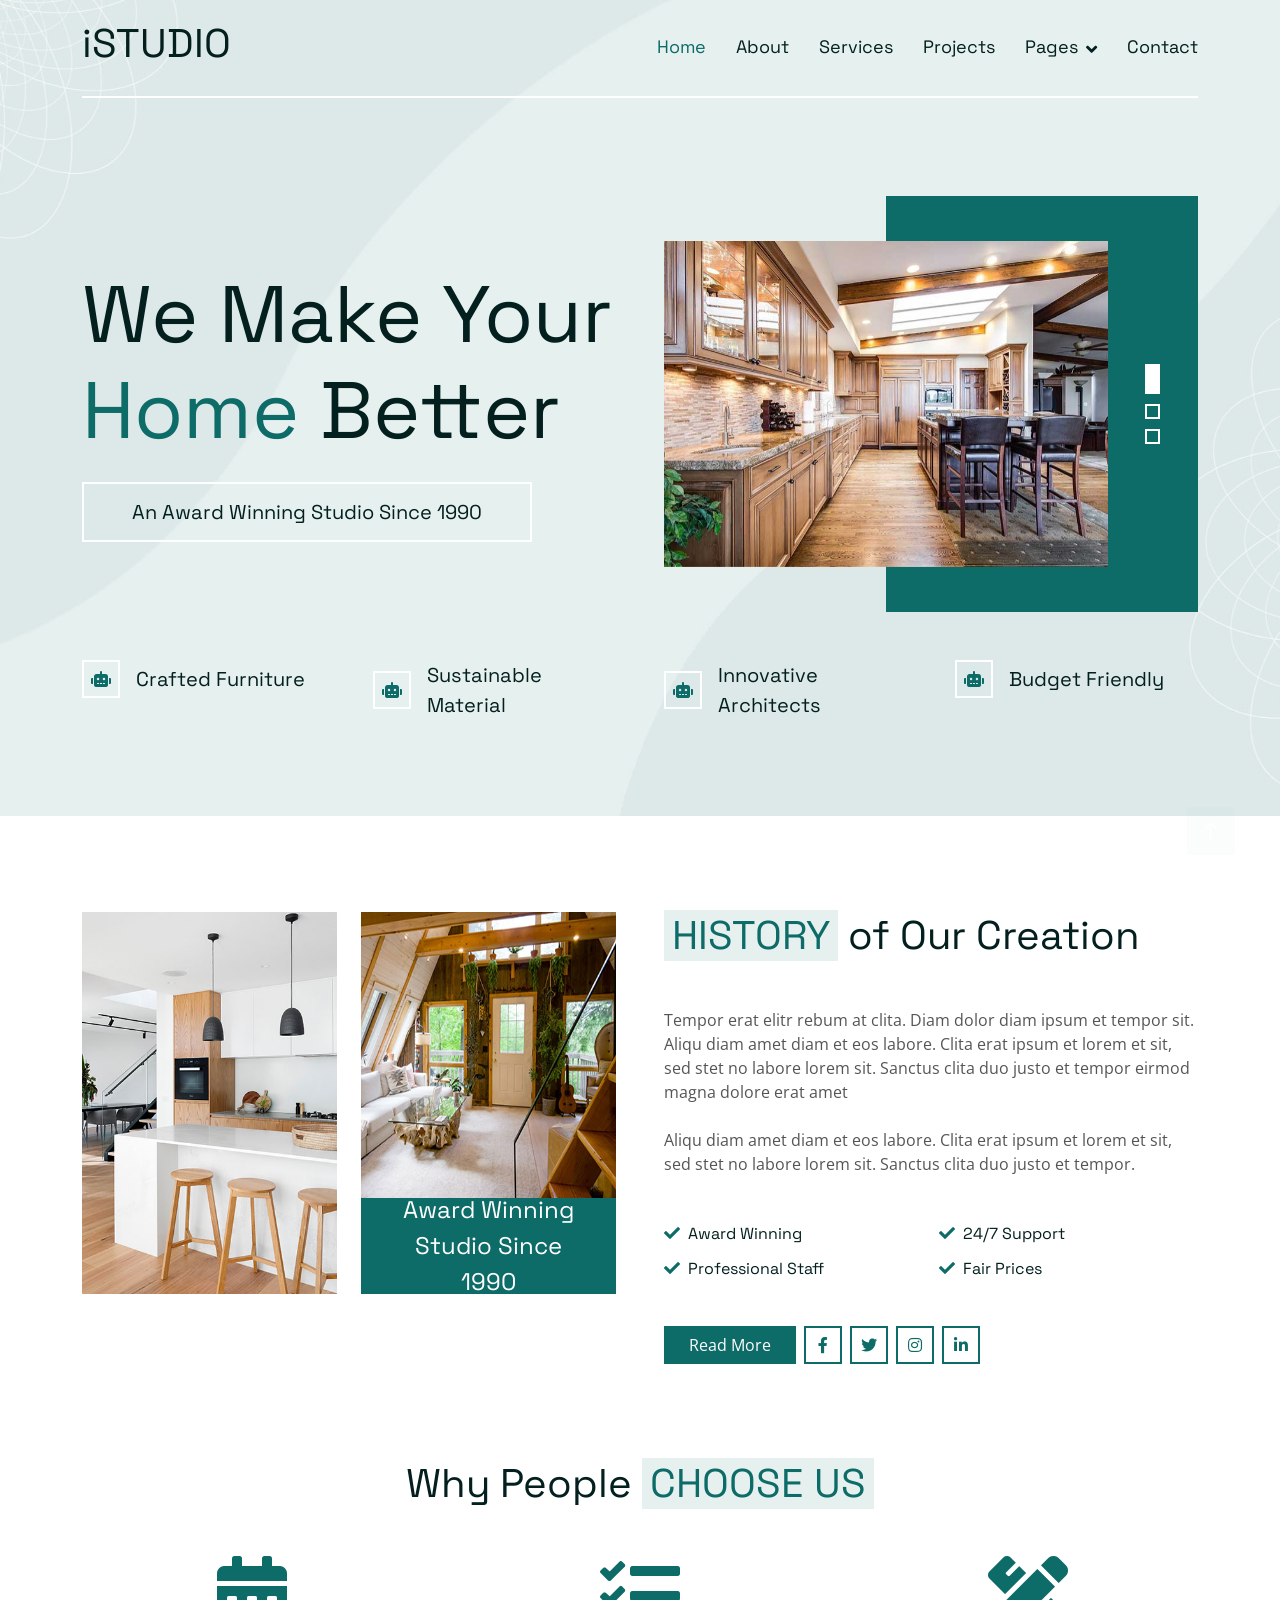
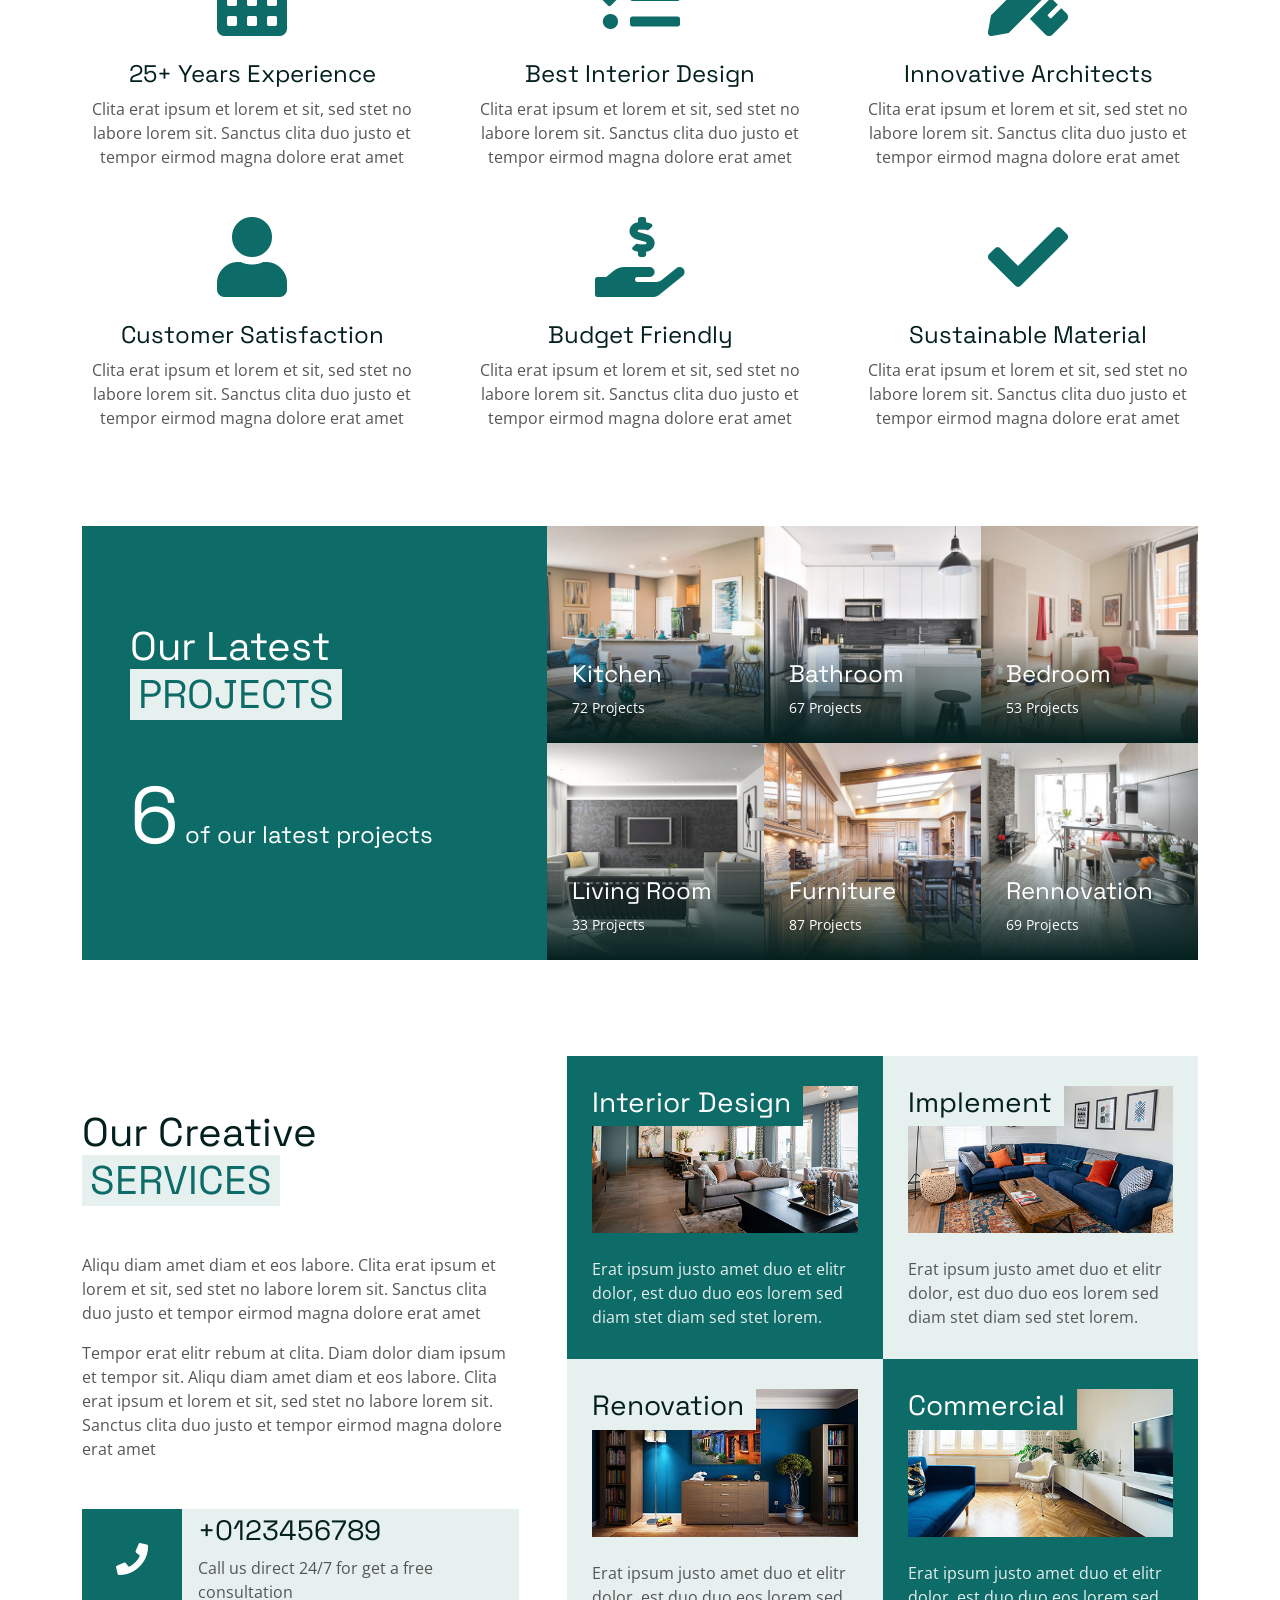
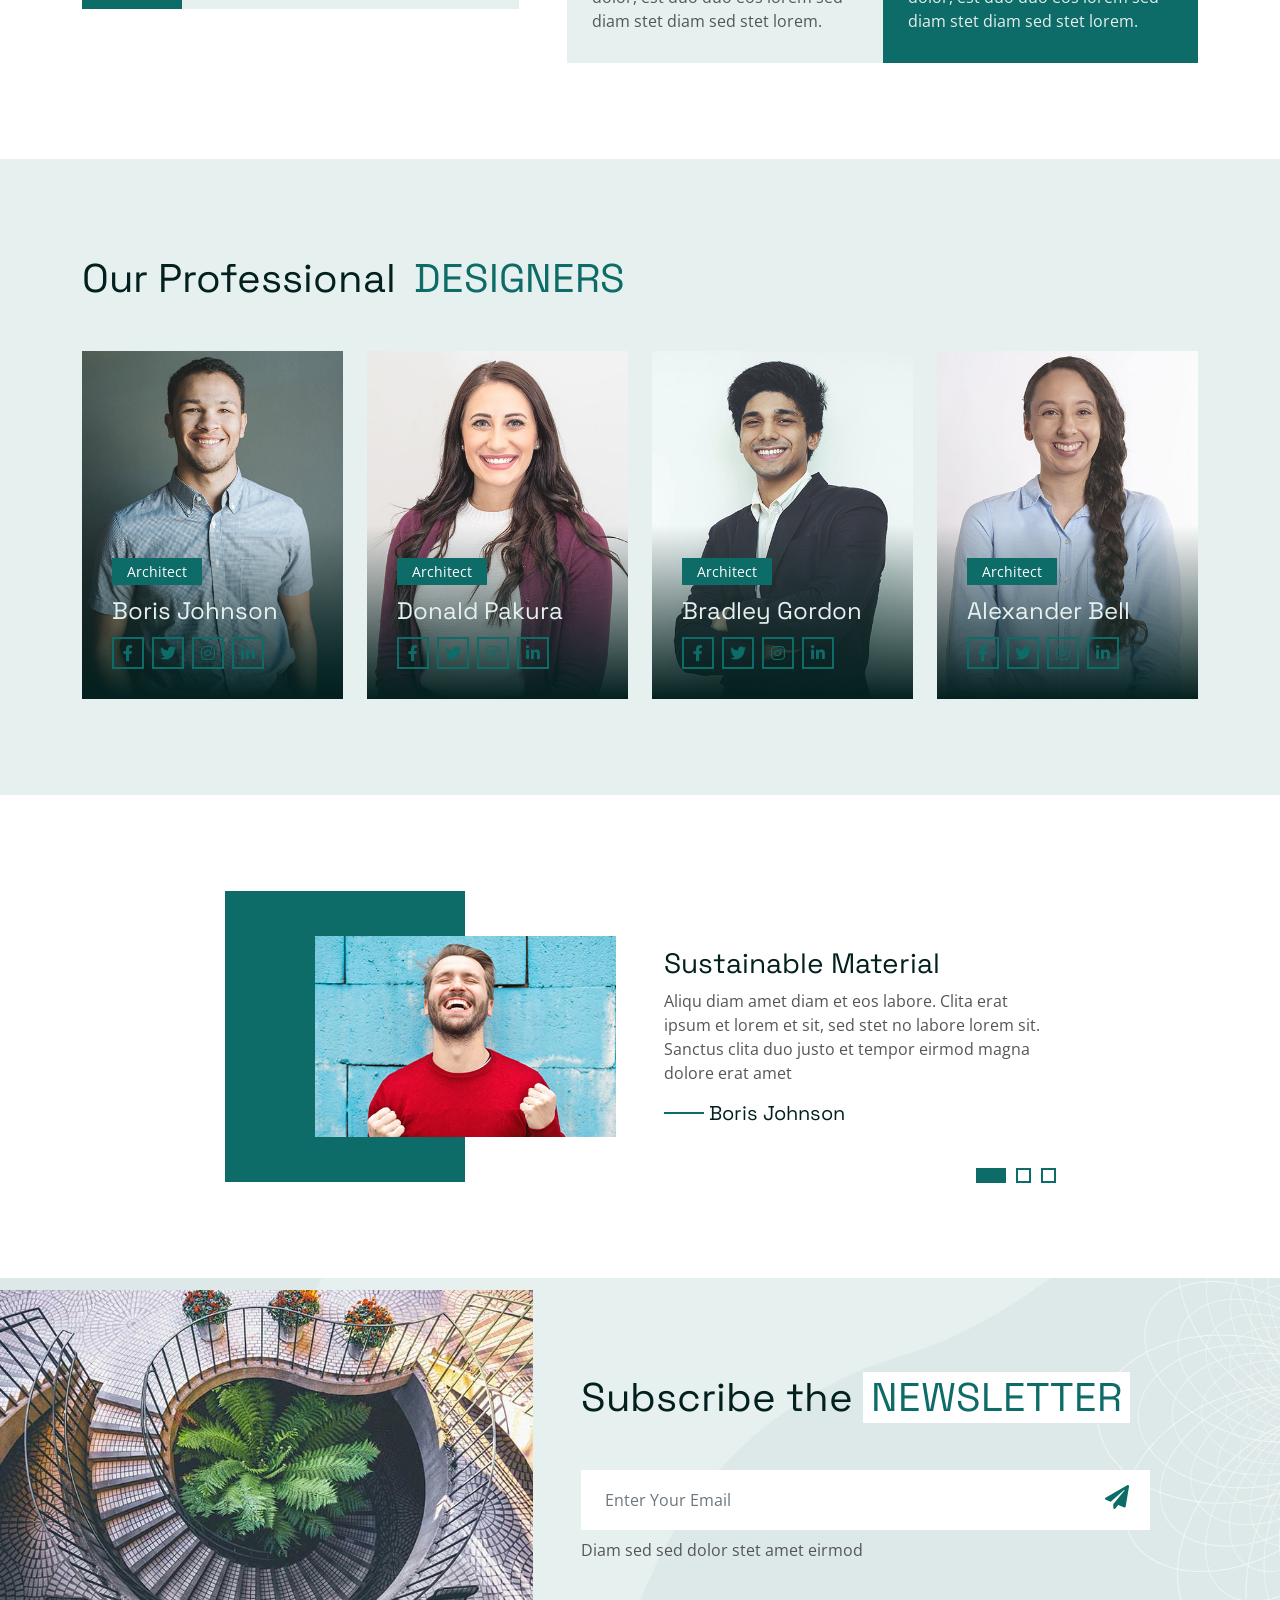
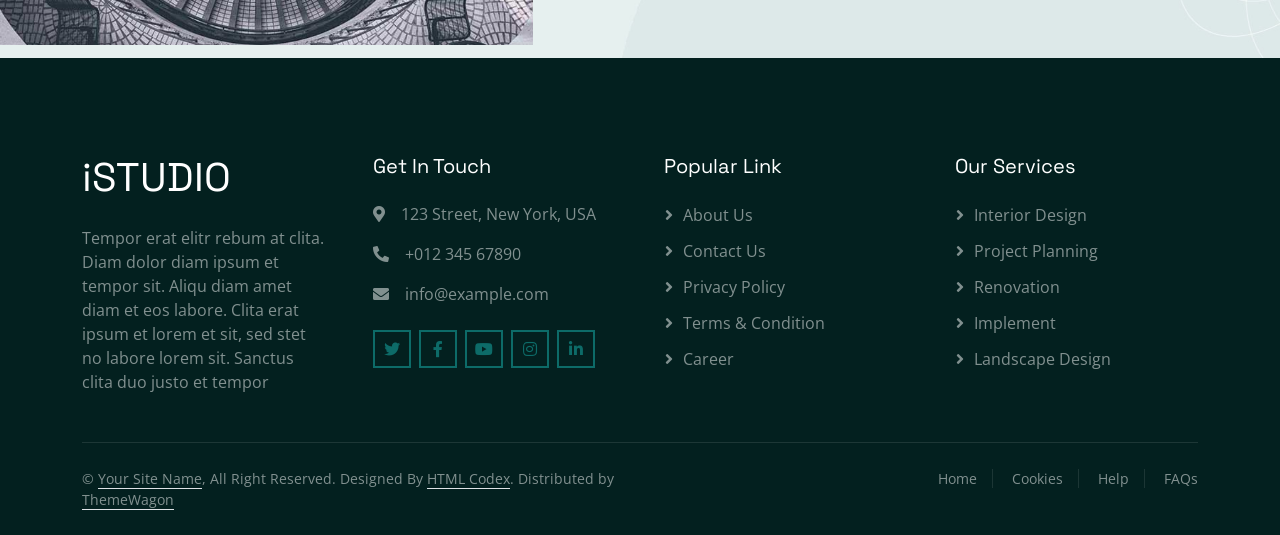
<file: index.html>
<!DOCTYPE html>
<html lang="en">

<head>
    <meta charset="utf-8">
    <title>iSTUDIO - Interior Design Website Template Free</title>
    <meta content="width=device-width, initial-scale=1.0" name="viewport">
    <meta content="" name="keywords">
    <meta content="" name="description">

    <!-- Favicon -->
    <link href="img/favicon.ico" rel="icon">

    <!-- Google Web Fonts -->
    <link rel="preconnect" href="https://fonts.googleapis.com">
    <link rel="preconnect" href="https://fonts.gstatic.com" crossorigin>
    <link href="https://fonts.googleapis.com/css2?family=Open+Sans&family=Space+Grotesk&display=swap" rel="stylesheet">

    <!-- Icon Font Stylesheet -->
    <link href="https://cdnjs.cloudflare.com/ajax/libs/font-awesome/5.10.0/css/all.min.css" rel="stylesheet">
    <link href="https://cdn.jsdelivr.net/npm/bootstrap-icons@1.4.1/font/bootstrap-icons.css" rel="stylesheet">

    <!-- Libraries Stylesheet -->
    <link href="lib/animate/animate.min.css" rel="stylesheet">
    <link href="lib/owlcarousel/assets/owl.carousel.min.css" rel="stylesheet">

    <!-- Customized Bootstrap Stylesheet -->
    <link href="css/bootstrap.min.css" rel="stylesheet">

    <!-- Template Stylesheet -->
    <link href="css/style.css" rel="stylesheet">
</head>

<body>
    <!-- Spinner Start -->
    <div id="spinner"
        class="show bg-white position-fixed translate-middle w-100 vh-100 top-50 start-50 d-flex align-items-center justify-content-center">
        <div class="spinner-grow text-primary" style="width: 3rem; height: 3rem;" role="status">
            <span class="sr-only">Loading...</span>
        </div>
    </div>
    <!-- Spinner End -->


    <!-- Navbar Start -->
    <div class="container-fluid sticky-top">
        <div class="container">
            <nav class="navbar navbar-expand-lg navbar-light border-bottom border-2 border-white">
                <a href="index.html" class="navbar-brand">
                    <h1>iSTUDIO</h1>
                </a>
                <button type="button" class="navbar-toggler ms-auto me-0" data-bs-toggle="collapse"
                    data-bs-target="#navbarCollapse">
                    <span class="navbar-toggler-icon"></span>
                </button>
                <div class="collapse navbar-collapse" id="navbarCollapse">
                    <div class="navbar-nav ms-auto">
                        <a href="index.html" class="nav-item nav-link active">Home</a>
                        <a href="about.html" class="nav-item nav-link">About</a>
                        <a href="service.html" class="nav-item nav-link">Services</a>
                        <a href="project.html" class="nav-item nav-link">Projects</a>
                        <div class="nav-item dropdown">
                            <a href="#!" class="nav-link dropdown-toggle" data-bs-toggle="dropdown">Pages</a>
                            <div class="dropdown-menu bg-light mt-2">
                                <a href="feature.html" class="dropdown-item">Features</a>
                                <a href="team.html" class="dropdown-item">Our Team</a>
                                <a href="testimonial.html" class="dropdown-item">Testimonial</a>
                                <a href="404.html" class="dropdown-item">404 Page</a>
                            </div>
                        </div>
                        <a href="contact.html" class="nav-item nav-link">Contact</a>
                    </div>
                </div>
            </nav>
        </div>
    </div>
    <!-- Navbar End -->


    <!-- Hero Start -->
    <div class="container-fluid pb-5 hero-header bg-light mb-5">
        <div class="container py-5">
            <div class="row g-5 align-items-center mb-5">
                <div class="col-lg-6">
                    <h1 class="display-1 mb-4 animated slideInRight">We Make Your <span class="text-primary">Home</span>
                        Better</h1>
                    <h5 class="d-inline-block border border-2 border-white py-3 px-5 mb-0 animated slideInRight">
                        An Award Winning Studio Since 1990</h5>
                </div>
                <div class="col-lg-6">
                    <div class="owl-carousel header-carousel animated fadeIn">
                        <img class="img-fluid" src="img/hero-slider-1.jpg" alt="">
                        <img class="img-fluid" src="img/hero-slider-2.jpg" alt="">
                        <img class="img-fluid" src="img/hero-slider-3.jpg" alt="">
                    </div>
                </div>
            </div>
            <div class="row g-5 animated fadeIn">
                <div class="col-md-6 col-lg-3">
                    <div class="d-flex align-items-center">
                        <div class="flex-shrink-0 btn-square border border-2 border-white me-3">
                            <i class="fa fa-robot text-primary"></i>
                        </div>
                        <h5 class="lh-base mb-0">Crafted Furniture</h5>
                    </div>
                </div>
                <div class="col-md-6 col-lg-3">
                    <div class="d-flex align-items-center">
                        <div class="flex-shrink-0 btn-square border border-2 border-white me-3">
                            <i class="fa fa-robot text-primary"></i>
                        </div>
                        <h5 class="lh-base mb-0">Sustainable Material</h5>
                    </div>
                </div>
                <div class="col-md-6 col-lg-3">
                    <div class="d-flex align-items-center">
                        <div class="flex-shrink-0 btn-square border border-2 border-white me-3">
                            <i class="fa fa-robot text-primary"></i>
                        </div>
                        <h5 class="lh-base mb-0">Innovative Architects</h5>
                    </div>
                </div>
                <div class="col-md-6 col-lg-3">
                    <div class="d-flex align-items-center">
                        <div class="flex-shrink-0 btn-square border border-2 border-white me-3">
                            <i class="fa fa-robot text-primary"></i>
                        </div>
                        <h5 class="lh-base mb-0">Budget Friendly</h5>
                    </div>
                </div>
            </div>
        </div>
    </div>
    <!-- Hero End -->


    <!-- About Start -->
    <div class="container-fluid py-5">
        <div class="container">
            <div class="row g-5">
                <div class="col-lg-6">
                    <div class="row">
                        <div class="col-6 wow fadeIn" data-wow-delay="0.1s">
                            <img class="img-fluid" src="img/about-1.jpg" alt="">
                        </div>
                        <div class="col-6 wow fadeIn" data-wow-delay="0.3s">
                            <img class="img-fluid h-75" src="img/about-2.jpg" alt="">
                            <div class="h-25 d-flex align-items-center text-center bg-primary px-4">
                                <h4 class="text-white lh-base mb-0">Award Winning Studio Since 1990</h4>
                            </div>
                        </div>
                    </div>
                </div>
                <div class="col-lg-6 wow fadeIn" data-wow-delay="0.5s">
                    <h1 class="mb-5"><span class="text-uppercase text-primary bg-light px-2">History</span> of Our
                        Creation</h1>
                    <p class="mb-4">Tempor erat elitr rebum at clita. Diam dolor diam ipsum et tempor sit. Aliqu diam
                        amet diam et eos labore. Clita erat ipsum et lorem et sit, sed stet no labore lorem sit. Sanctus
                        clita duo justo et tempor eirmod magna dolore erat amet</p>
                    <p class="mb-5">Aliqu diam amet diam et eos labore. Clita erat ipsum et lorem et sit, sed stet no
                        labore lorem sit. Sanctus clita duo justo et tempor.</p>
                    <div class="row g-3">
                        <div class="col-sm-6">
                            <h6 class="mb-3"><i class="fa fa-check text-primary me-2"></i>Award Winning</h6>
                            <h6 class="mb-0"><i class="fa fa-check text-primary me-2"></i>Professional Staff</h6>
                        </div>
                        <div class="col-sm-6">
                            <h6 class="mb-3"><i class="fa fa-check text-primary me-2"></i>24/7 Support</h6>
                            <h6 class="mb-0"><i class="fa fa-check text-primary me-2"></i>Fair Prices</h6>
                        </div>
                    </div>
                    <div class="d-flex align-items-center mt-5">
                        <a class="btn btn-primary px-4 me-2" href="#!">Read More</a>
                        <a class="btn btn-outline-primary btn-square border-2 me-2" href="#!"><i
                                class="fab fa-facebook-f"></i></a>
                        <a class="btn btn-outline-primary btn-square border-2 me-2" href="#!"><i
                                class="fab fa-twitter"></i></a>
                        <a class="btn btn-outline-primary btn-square border-2 me-2" href="#!"><i
                                class="fab fa-instagram"></i></a>
                        <a class="btn btn-outline-primary btn-square border-2" href="#!"><i
                                class="fab fa-linkedin-in"></i></a>
                    </div>
                </div>
            </div>
        </div>
    </div>
    <!-- About End -->


    <!-- Feature Start -->
    <div class="container-fluid py-5">
        <div class="container">
            <div class="text-center wow fadeIn" data-wow-delay="0.1s">
                <h1 class="mb-5">Why People <span class="text-uppercase text-primary bg-light px-2">Choose Us</span>
                </h1>
            </div>
            <div class="row g-5 align-items-center text-center">
                <div class="col-md-6 col-lg-4 wow fadeIn" data-wow-delay="0.1s">
                    <i class="fa fa-calendar-alt fa-5x text-primary mb-4"></i>
                    <h4>25+ Years Experience</h4>
                    <p class="mb-0">Clita erat ipsum et lorem et sit, sed stet no labore lorem sit. Sanctus clita duo
                        justo et tempor eirmod magna dolore erat amet</p>
                </div>
                <div class="col-md-6 col-lg-4 wow fadeIn" data-wow-delay="0.3s">
                    <i class="fa fa-tasks fa-5x text-primary mb-4"></i>
                    <h4>Best Interior Design</h4>
                    <p class="mb-0">Clita erat ipsum et lorem et sit, sed stet no labore lorem sit. Sanctus clita duo
                        justo et tempor eirmod magna dolore erat amet</p>
                </div>
                <div class="col-md-6 col-lg-4 wow fadeIn" data-wow-delay="0.5s">
                    <i class="fa fa-pencil-ruler fa-5x text-primary mb-4"></i>
                    <h4>Innovative Architects</h4>
                    <p class="mb-0">Clita erat ipsum et lorem et sit, sed stet no labore lorem sit. Sanctus clita duo
                        justo et tempor eirmod magna dolore erat amet</p>
                </div>
                <div class="col-md-6 col-lg-4 wow fadeIn" data-wow-delay="0.1s">
                    <i class="fa fa-user fa-5x text-primary mb-4"></i>
                    <h4>Customer Satisfaction</h4>
                    <p class="mb-0">Clita erat ipsum et lorem et sit, sed stet no labore lorem sit. Sanctus clita duo
                        justo et tempor eirmod magna dolore erat amet</p>
                </div>
                <div class="col-md-6 col-lg-4 wow fadeIn" data-wow-delay="0.3s">
                    <i class="fa fa-hand-holding-usd fa-5x text-primary mb-4"></i>
                    <h4>Budget Friendly</h4>
                    <p class="mb-0">Clita erat ipsum et lorem et sit, sed stet no labore lorem sit. Sanctus clita duo
                        justo et tempor eirmod magna dolore erat amet</p>
                </div>
                <div class="col-md-6 col-lg-4 wow fadeIn" data-wow-delay="0.5s">
                    <i class="fa fa-check fa-5x text-primary mb-4"></i>
                    <h4>Sustainable Material</h4>
                    <p class="mb-0">Clita erat ipsum et lorem et sit, sed stet no labore lorem sit. Sanctus clita duo
                        justo et tempor eirmod magna dolore erat amet</p>
                </div>
            </div>
        </div>
    </div>
    <!-- Feature End -->


    <!-- Project Start -->
    <div class="container-fluid mt-5">
        <div class="container mt-5">
            <div class="row g-0">
                <div class="col-lg-5 wow fadeIn" data-wow-delay="0.1s">
                    <div class="d-flex flex-column justify-content-center bg-primary h-100 p-5">
                        <h1 class="text-white mb-5">Our Latest <span
                                class="text-uppercase text-primary bg-light px-2">Projects</span></h1>
                        <h4 class="text-white mb-0"><span class="display-1">6</span> of our latest projects</h4>
                    </div>
                </div>
                <div class="col-lg-7">
                    <div class="row g-0">
                        <div class="col-md-6 col-lg-4 wow fadeIn" data-wow-delay="0.2s">
                            <div class="project-item position-relative overflow-hidden">
                                <img class="img-fluid w-100" src="img/project-1.jpg" alt="">
                                <a class="project-overlay text-decoration-none" href="#!">
                                    <h4 class="text-white">Kitchen</h4>
                                    <small class="text-white">72 Projects</small>
                                </a>
                            </div>
                        </div>
                        <div class="col-md-6 col-lg-4 wow fadeIn" data-wow-delay="0.3s">
                            <div class="project-item position-relative overflow-hidden">
                                <img class="img-fluid w-100" src="img/project-2.jpg" alt="">
                                <a class="project-overlay text-decoration-none" href="#!">
                                    <h4 class="text-white">Bathroom</h4>
                                    <small class="text-white">67 Projects</small>
                                </a>
                            </div>
                        </div>
                        <div class="col-md-6 col-lg-4 wow fadeIn" data-wow-delay="0.4s">
                            <div class="project-item position-relative overflow-hidden">
                                <img class="img-fluid w-100" src="img/project-3.jpg" alt="">
                                <a class="project-overlay text-decoration-none" href="#!">
                                    <h4 class="text-white">Bedroom</h4>
                                    <small class="text-white">53 Projects</small>
                                </a>
                            </div>
                        </div>
                        <div class="col-md-6 col-lg-4 wow fadeIn" data-wow-delay="0.5s">
                            <div class="project-item position-relative overflow-hidden">
                                <img class="img-fluid w-100" src="img/project-4.jpg" alt="">
                                <a class="project-overlay text-decoration-none" href="#!">
                                    <h4 class="text-white">Living Room</h4>
                                    <small class="text-white">33 Projects</small>
                                </a>
                            </div>
                        </div>
                        <div class="col-md-6 col-lg-4 wow fadeIn" data-wow-delay="0.6s">
                            <div class="project-item position-relative overflow-hidden">
                                <img class="img-fluid w-100" src="img/project-5.jpg" alt="">
                                <a class="project-overlay text-decoration-none" href="#!">
                                    <h4 class="text-white">Furniture</h4>
                                    <small class="text-white">87 Projects</small>
                                </a>
                            </div>
                        </div>
                        <div class="col-md-6 col-lg-4 wow fadeIn" data-wow-delay="0.7s">
                            <div class="project-item position-relative overflow-hidden">
                                <img class="img-fluid w-100" src="img/project-6.jpg" alt="">
                                <a class="project-overlay text-decoration-none" href="#!">
                                    <h4 class="text-white">Rennovation</h4>
                                    <small class="text-white">69 Projects</small>
                                </a>
                            </div>
                        </div>
                    </div>
                </div>
            </div>
        </div>
    </div>
    <!-- Project End -->


    <!-- Service Start -->
    <div class="container-fluid py-5">
        <div class="container py-5">
            <div class="row g-5 align-items-center">
                <div class="col-lg-5 wow fadeIn" data-wow-delay="0.1s">
                    <h1 class="mb-5">Our Creative <span
                            class="text-uppercase text-primary bg-light px-2">Services</span></h1>
                    <p>Aliqu diam
                        amet diam et eos labore. Clita erat ipsum et lorem et sit, sed stet no labore lorem sit. Sanctus
                        clita duo justo et tempor eirmod magna dolore erat amet</p>
                    <p class="mb-5">Tempor erat elitr rebum at clita. Diam dolor diam ipsum et tempor sit. Aliqu diam
                        amet diam et eos labore. Clita erat ipsum et lorem et sit, sed stet no labore lorem sit. Sanctus
                        clita duo justo et tempor eirmod magna dolore erat amet</p>
                    <div class="d-flex align-items-center bg-light">
                        <div class="btn-square flex-shrink-0 bg-primary" style="width: 100px; height: 100px;">
                            <i class="fa fa-phone fa-2x text-white"></i>
                        </div>
                        <div class="px-3">
                            <h3>+0123456789</h3>
                            <span>Call us direct 24/7 for get a free consultation</span>
                        </div>
                    </div>
                </div>
                <div class="col-lg-7">
                    <div class="row g-0">
                        <div class="col-md-6 wow fadeIn" data-wow-delay="0.2s">
                            <div class="service-item h-100 d-flex flex-column justify-content-center bg-primary">
                                <a href="#!" class="service-img position-relative mb-4">
                                    <img class="img-fluid w-100" src="img/service-1.jpg" alt="">
                                    <h3>Interior Design</h3>
                                </a>
                                <p class="mb-0">Erat ipsum justo amet duo et elitr dolor, est duo duo eos lorem sed diam
                                    stet diam sed stet lorem.</p>
                            </div>
                        </div>
                        <div class="col-md-6 wow fadeIn" data-wow-delay="0.4s">
                            <div class="service-item h-100 d-flex flex-column justify-content-center bg-light">
                                <a href="#!" class="service-img position-relative mb-4">
                                    <img class="img-fluid w-100" src="img/service-2.jpg" alt="">
                                    <h3>Implement</h3>
                                </a>
                                <p class="mb-0">Erat ipsum justo amet duo et elitr dolor, est duo duo eos lorem sed diam
                                    stet diam sed stet lorem.</p>
                            </div>
                        </div>
                        <div class="col-md-6 wow fadeIn" data-wow-delay="0.6s">
                            <div class="service-item h-100 d-flex flex-column justify-content-center bg-light">
                                <a href="#!" class="service-img position-relative mb-4">
                                    <img class="img-fluid w-100" src="img/service-3.jpg" alt="">
                                    <h3>Renovation</h3>
                                </a>
                                <p class="mb-0">Erat ipsum justo amet duo et elitr dolor, est duo duo eos lorem sed diam
                                    stet diam sed stet lorem.</p>
                            </div>
                        </div>
                        <div class="col-md-6 wow fadeIn" data-wow-delay="0.8s">
                            <div class="service-item h-100 d-flex flex-column justify-content-center bg-primary">
                                <a href="#!" class="service-img position-relative mb-4">
                                    <img class="img-fluid w-100" src="img/service-4.jpg" alt="">
                                    <h3>Commercial</h3>
                                </a>
                                <p class="mb-0">Erat ipsum justo amet duo et elitr dolor, est duo duo eos lorem sed diam
                                    stet diam sed stet lorem.</p>
                            </div>
                        </div>
                    </div>
                </div>
            </div>
        </div>
    </div>
    <!-- Service End -->


    <!-- Team Start -->
    <div class="container-fluid bg-light py-5">
        <div class="container py-5">
            <h1 class="mb-5">Our Professional <span class="text-uppercase text-primary bg-light px-2">Designers</span>
            </h1>
            <div class="row g-4">
                <div class="col-md-6 col-lg-3 wow fadeIn" data-wow-delay="0.1s">
                    <div class="team-item position-relative overflow-hidden">
                        <img class="img-fluid w-100" src="img/team-1.jpg" alt="">
                        <div class="team-overlay">
                            <small class="mb-2">Architect</small>
                            <h4 class="lh-base text-light">Boris Johnson</h4>
                            <div class="d-flex justify-content-center">
                                <a class="btn btn-outline-primary btn-sm-square border-2 me-2" href="#!">
                                    <i class="fab fa-facebook-f"></i>
                                </a>
                                <a class="btn btn-outline-primary btn-sm-square border-2 me-2" href="#!">
                                    <i class="fab fa-twitter"></i>
                                </a>
                                <a class="btn btn-outline-primary btn-sm-square border-2 me-2" href="#!">
                                    <i class="fab fa-instagram"></i>
                                </a>
                                <a class="btn btn-outline-primary btn-sm-square border-2 me-2" href="#!">
                                    <i class="fab fa-linkedin-in"></i>
                                </a>
                            </div>
                        </div>
                    </div>
                </div>
                <div class="col-md-6 col-lg-3 wow fadeIn" data-wow-delay="0.3s">
                    <div class="team-item position-relative overflow-hidden">
                        <img class="img-fluid w-100" src="img/team-2.jpg" alt="">
                        <div class="team-overlay">
                            <small class="mb-2">Architect</small>
                            <h4 class="lh-base text-light">Donald Pakura</h4>
                            <div class="d-flex justify-content-center">
                                <a class="btn btn-outline-primary btn-sm-square border-2 me-2" href="#!">
                                    <i class="fab fa-facebook-f"></i>
                                </a>
                                <a class="btn btn-outline-primary btn-sm-square border-2 me-2" href="#!">
                                    <i class="fab fa-twitter"></i>
                                </a>
                                <a class="btn btn-outline-primary btn-sm-square border-2 me-2" href="#!">
                                    <i class="fab fa-instagram"></i>
                                </a>
                                <a class="btn btn-outline-primary btn-sm-square border-2 me-2" href="#!">
                                    <i class="fab fa-linkedin-in"></i>
                                </a>
                            </div>
                        </div>
                    </div>
                </div>
                <div class="col-md-6 col-lg-3 wow fadeIn" data-wow-delay="0.5s">
                    <div class="team-item position-relative overflow-hidden">
                        <img class="img-fluid w-100" src="img/team-3.jpg" alt="">
                        <div class="team-overlay">
                            <small class="mb-2">Architect</small>
                            <h4 class="lh-base text-light">Bradley Gordon</h4>
                            <div class="d-flex justify-content-center">
                                <a class="btn btn-outline-primary btn-sm-square border-2 me-2" href="#!">
                                    <i class="fab fa-facebook-f"></i>
                                </a>
                                <a class="btn btn-outline-primary btn-sm-square border-2 me-2" href="#!">
                                    <i class="fab fa-twitter"></i>
                                </a>
                                <a class="btn btn-outline-primary btn-sm-square border-2 me-2" href="#!">
                                    <i class="fab fa-instagram"></i>
                                </a>
                                <a class="btn btn-outline-primary btn-sm-square border-2 me-2" href="#!">
                                    <i class="fab fa-linkedin-in"></i>
                                </a>
                            </div>
                        </div>
                    </div>
                </div>
                <div class="col-md-6 col-lg-3 wow fadeIn" data-wow-delay="0.7s">
                    <div class="team-item position-relative overflow-hidden">
                        <img class="img-fluid w-100" src="img/team-4.jpg" alt="">
                        <div class="team-overlay">
                            <small class="mb-2">Architect</small>
                            <h4 class="lh-base text-light">Alexander Bell</h4>
                            <div class="d-flex justify-content-center">
                                <a class="btn btn-outline-primary btn-sm-square border-2 me-2" href="#!">
                                    <i class="fab fa-facebook-f"></i>
                                </a>
                                <a class="btn btn-outline-primary btn-sm-square border-2 me-2" href="#!">
                                    <i class="fab fa-twitter"></i>
                                </a>
                                <a class="btn btn-outline-primary btn-sm-square border-2 me-2" href="#!">
                                    <i class="fab fa-instagram"></i>
                                </a>
                                <a class="btn btn-outline-primary btn-sm-square border-2 me-2" href="#!">
                                    <i class="fab fa-linkedin-in"></i>
                                </a>
                            </div>
                        </div>
                    </div>
                </div>
            </div>
        </div>
    </div>
    <!-- Team End -->


    <!-- Testimonial Start -->
    <div class="container-xxl py-5">
        <div class="container py-5">
            <div class="row justify-content-center">
                <div class="col-md-12 col-lg-9">
                    <div class="owl-carousel testimonial-carousel wow fadeIn" data-wow-delay="0.2s">
                        <div class="testimonial-item">
                            <div class="row g-5 align-items-center">
                                <div class="col-md-6">
                                    <div class="testimonial-img">
                                        <img class="img-fluid" src="img/testimonial-1.jpg" alt="">
                                    </div>
                                </div>
                                <div class="col-md-6">
                                    <div class="testimonial-text pb-5 pb-md-0">
                                        <h3>Sustainable Material</h3>
                                        <p>Aliqu diam amet diam et eos labore. Clita erat ipsum et lorem et sit, sed
                                            stet no labore lorem sit. Sanctus clita duo justo et tempor eirmod magna
                                            dolore erat
                                            amet</p>
                                        <h5 class="mb-0">Boris Johnson</h5>
                                    </div>
                                </div>
                            </div>
                        </div>
                        <div class="testimonial-item">
                            <div class="row g-5 align-items-center">
                                <div class="col-md-6">
                                    <div class="testimonial-img">
                                        <img class="img-fluid" src="img/testimonial-2.jpg" alt="">
                                    </div>
                                </div>
                                <div class="col-md-6">
                                    <div class="testimonial-text pb-5 pb-md-0">
                                        <h3>Customer Satisfaction</h3>
                                        <p>Clita erat ipsum et lorem et sit, sed
                                            stet no labore lorem sit. Sanctus clita duo justo et tempor eirmod magna
                                            dolore erat
                                            amet</p>
                                        <h5 class="mb-0">Alexander Bell</h5>
                                    </div>
                                </div>
                            </div>
                        </div>
                        <div class="testimonial-item">
                            <div class="row g-5 align-items-center">
                                <div class="col-md-6">
                                    <div class="testimonial-img">
                                        <img class="img-fluid" src="img/testimonial-3.jpg" alt="">
                                    </div>
                                </div>
                                <div class="col-md-6">
                                    <div class="testimonial-text pb-5 pb-md-0">
                                        <h3>Budget Friendly</h3>
                                        <p>Diam amet diam et eos labore. Clita erat ipsum et lorem et sit, sed
                                            stet no labore lorem sit. Sanctus clita duo justo et tempor eirmod magna
                                            dolore erat
                                            amet</p>
                                        <h5 class="mb-0">Bradley Gordon</h5>
                                    </div>
                                </div>
                            </div>
                        </div>
                    </div>
                </div>
            </div>
        </div>
    </div>
    <!-- Testimonial End -->


    <!-- Newsletter Start -->
    <div class="container-fluid bg-primary newsletter p-0">
        <div class="container p-0">
            <div class="row g-0 align-items-center">
                <div class="col-md-5 ps-lg-0 text-start wow fadeIn" data-wow-delay="0.2s">
                    <img class="img-fluid w-100" src="img/newsletter.jpg" alt="">
                </div>
                <div class="col-md-7 py-5 newsletter-text wow fadeIn" data-wow-delay="0.5s">
                    <div class="p-5">
                        <h1 class="mb-5">Subscribe the <span
                                class="text-uppercase text-primary bg-white px-2">Newsletter</span></h1>
                        <div class="position-relative w-100 mb-2">
                            <input class="form-control border-0 w-100 ps-4 pe-5" type="text"
                                placeholder="Enter Your Email" style="height: 60px;">
                            <button type="button" class="btn shadow-none position-absolute top-0 end-0 mt-2 me-2"><i
                                    class="fa fa-paper-plane text-primary fs-4"></i></button>
                        </div>
                        <p class="mb-0">Diam sed sed dolor stet amet eirmod</p>
                    </div>
                </div>
            </div>
        </div>
    </div>
    <!-- Newsletter End -->


    <!-- Footer Start -->
    <div class="container-fluid bg-dark text-white-50 footer pt-5">
        <div class="container py-5">
            <div class="row g-5">
                <div class="col-md-6 col-lg-3 wow fadeIn" data-wow-delay="0.1s">
                    <a href="index.html" class="d-inline-block mb-3">
                        <h1 class="text-white">iSTUDIO</h1>
                    </a>
                    <p class="mb-0">Tempor erat elitr rebum at clita. Diam dolor diam ipsum et tempor sit. Aliqu diam
                        amet diam et eos labore. Clita erat ipsum et lorem et sit, sed stet no labore lorem sit. Sanctus
                        clita duo justo et tempor</p>
                </div>
                <div class="col-md-6 col-lg-3 wow fadeIn" data-wow-delay="0.3s">
                    <h5 class="text-white mb-4">Get In Touch</h5>
                    <p><i class="fa fa-map-marker-alt me-3"></i>123 Street, New York, USA</p>
                    <p><i class="fa fa-phone-alt me-3"></i>+012 345 67890</p>
                    <p><i class="fa fa-envelope me-3"></i>info@example.com</p>
                    <div class="d-flex pt-2">
                        <a class="btn btn-outline-primary btn-square border-2 me-2" href="#!"><i
                                class="fab fa-twitter"></i></a>
                        <a class="btn btn-outline-primary btn-square border-2 me-2" href="#!"><i
                                class="fab fa-facebook-f"></i></a>
                        <a class="btn btn-outline-primary btn-square border-2 me-2" href="#!"><i
                                class="fab fa-youtube"></i></a>
                        <a class="btn btn-outline-primary btn-square border-2 me-2" href="#!"><i
                                class="fab fa-instagram"></i></a>
                        <a class="btn btn-outline-primary btn-square border-2 me-2" href="#!"><i
                                class="fab fa-linkedin-in"></i></a>
                    </div>
                </div>
                <div class="col-md-6 col-lg-3 wow fadeIn" data-wow-delay="0.5s">
                    <h5 class="text-white mb-4">Popular Link</h5>
                    <a class="btn btn-link" href="#!">About Us</a>
                    <a class="btn btn-link" href="#!">Contact Us</a>
                    <a class="btn btn-link" href="#!">Privacy Policy</a>
                    <a class="btn btn-link" href="#!">Terms & Condition</a>
                    <a class="btn btn-link" href="#!">Career</a>
                </div>
                <div class="col-md-6 col-lg-3 wow fadeIn" data-wow-delay="0.7s">
                    <h5 class="text-white mb-4">Our Services</h5>
                    <a class="btn btn-link" href="#!">Interior Design</a>
                    <a class="btn btn-link" href="#!">Project Planning</a>
                    <a class="btn btn-link" href="#!">Renovation</a>
                    <a class="btn btn-link" href="#!">Implement</a>
                    <a class="btn btn-link" href="#!">Landscape Design</a>
                </div>
            </div>
        </div>
        <div class="container wow fadeIn" data-wow-delay="0.1s">
            <div class="copyright">
                <div class="row">
                    <div class="col-md-6 text-center text-md-start mb-3 mb-md-0">
                        &copy; <a class="border-bottom" href="#!">Your Site Name</a>, All Right Reserved.

                        <!--/*** This template is free as long as you keep the below author’s credit link/attribution link/backlink. ***/-->
                        <!--/*** If you'd like to use the template without the below author’s credit link/attribution link/backlink, ***/-->
                        <!--/*** you can purchase the Credit Removal License from "https://htmlcodex.com/credit-removal". ***/-->
                        Designed By <a class="border-bottom" href="https://htmlcodex.com">HTML Codex</a>. Distributed by
                        <a class="border-bottom" href="https://themewagon.com" target="_blank">ThemeWagon</a>
                    </div>
                    <div class="col-md-6 text-center text-md-end">
                        <div class="footer-menu">
                            <a href="#!">Home</a>
                            <a href="#!">Cookies</a>
                            <a href="#!">Help</a>
                            <a href="#!">FAQs</a>
                        </div>
                    </div>
                </div>
            </div>
        </div>
    </div>
    <!-- Footer End -->


    <!-- Back to Top -->
    <a href="#!" class="btn btn-lg btn-primary btn-lg-square back-to-top"><i class="bi bi-arrow-up"></i></a>


    <!-- JavaScript Libraries -->
    <script src="https://ajax.googleapis.com/ajax/libs/jquery/3.6.1/jquery.min.js"></script>
    <script src="https://cdn.jsdelivr.net/npm/bootstrap@5.0.0/dist/js/bootstrap.bundle.min.js"></script>
    <script src="lib/wow/wow.min.js"></script>
    <script src="lib/easing/easing.min.js"></script>
    <script src="lib/waypoints/waypoints.min.js"></script>
    <script src="lib/owlcarousel/owl.carousel.min.js"></script>

    <!-- Template Javascript -->
    <script src="js/main.js"></script>
</body>

</html>
</file>
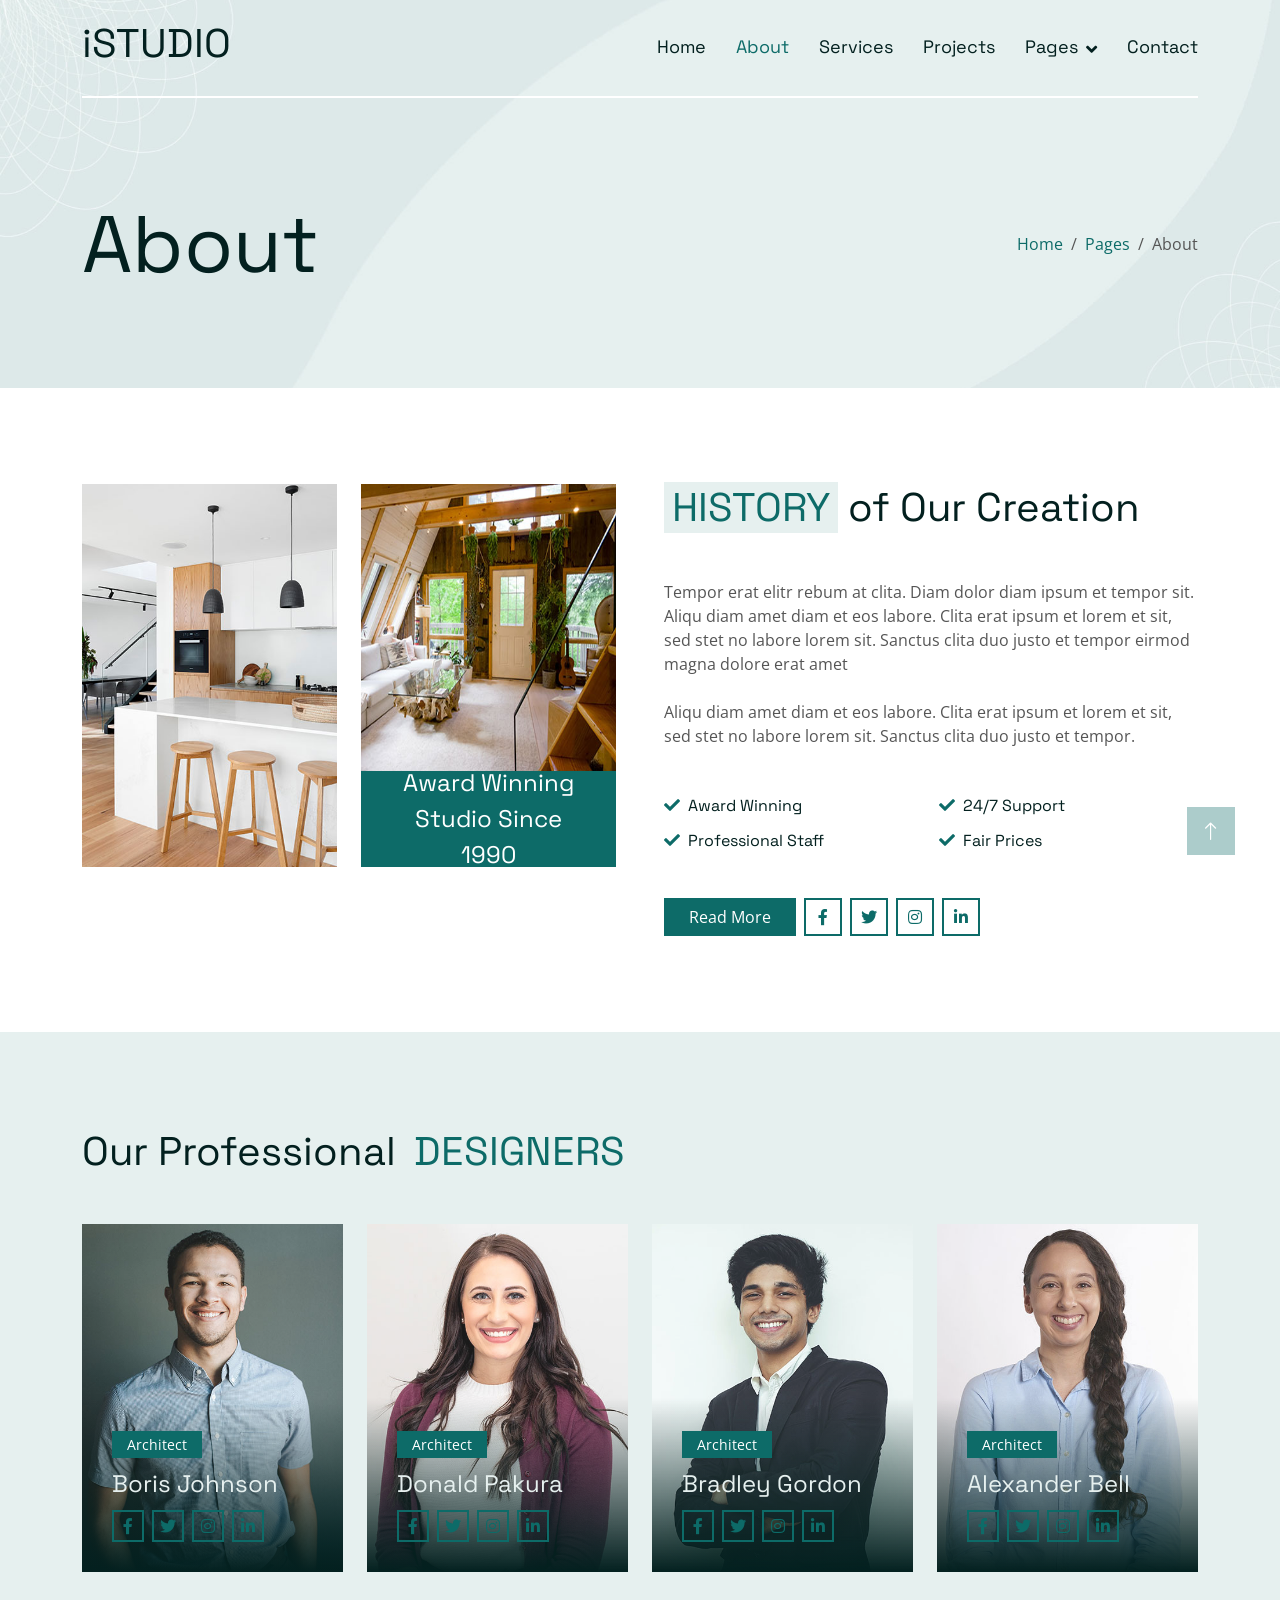
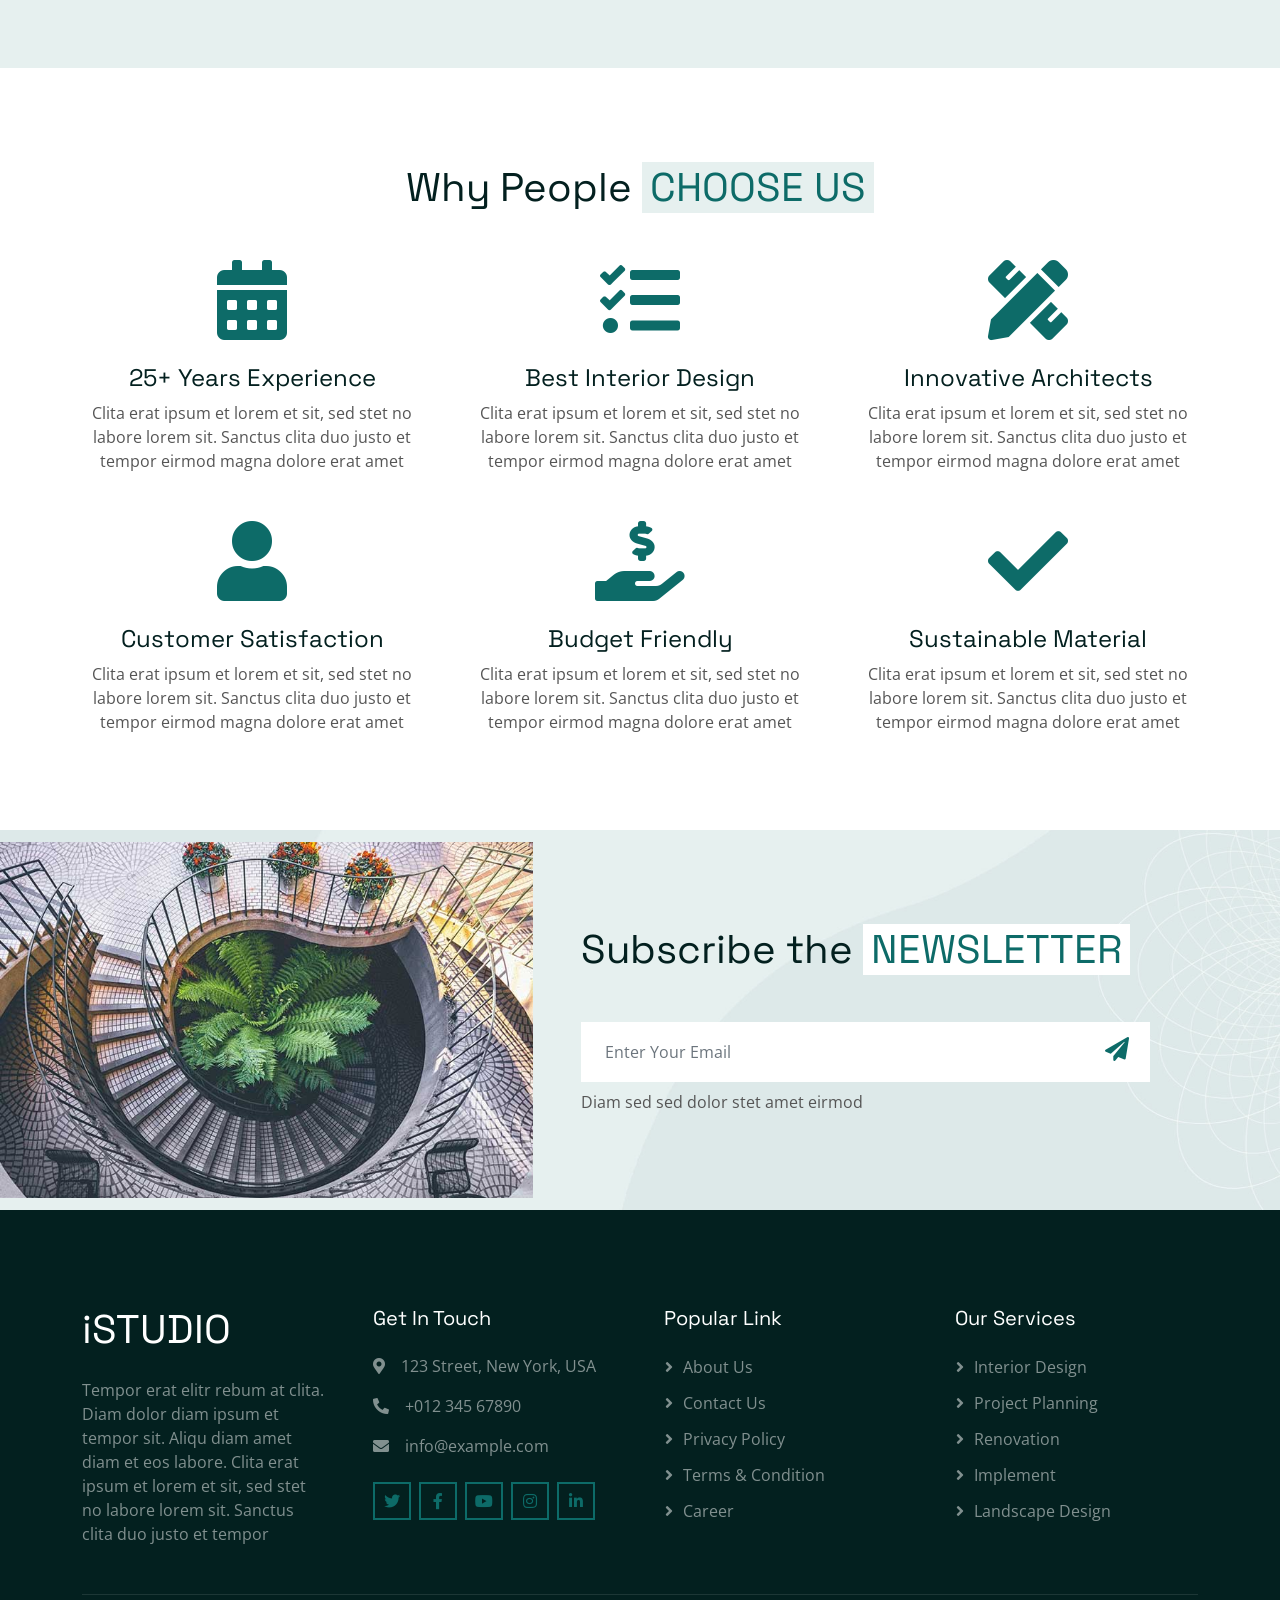
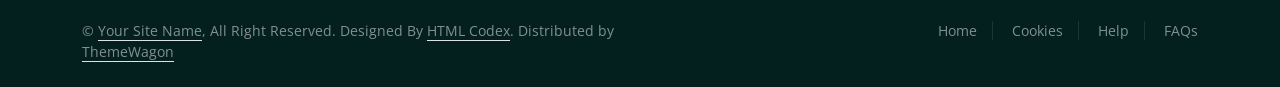
<file: about.html>
<!DOCTYPE html>
<html lang="en">

<head>
    <meta charset="utf-8">
    <title>iSTUDIO - Interior Design Website Template Free</title>
    <meta content="width=device-width, initial-scale=1.0" name="viewport">
    <meta content="" name="keywords">
    <meta content="" name="description">

    <!-- Favicon -->
    <link href="img/favicon.ico" rel="icon">

    <!-- Google Web Fonts -->
    <link rel="preconnect" href="https://fonts.googleapis.com">
    <link rel="preconnect" href="https://fonts.gstatic.com" crossorigin>
    <link href="https://fonts.googleapis.com/css2?family=Open+Sans&family=Space+Grotesk&display=swap" rel="stylesheet">

    <!-- Icon Font Stylesheet -->
    <link href="https://cdnjs.cloudflare.com/ajax/libs/font-awesome/5.10.0/css/all.min.css" rel="stylesheet">
    <link href="https://cdn.jsdelivr.net/npm/bootstrap-icons@1.4.1/font/bootstrap-icons.css" rel="stylesheet">

    <!-- Libraries Stylesheet -->
    <link href="lib/animate/animate.min.css" rel="stylesheet">
    <link href="lib/owlcarousel/assets/owl.carousel.min.css" rel="stylesheet">

    <!-- Customized Bootstrap Stylesheet -->
    <link href="css/bootstrap.min.css" rel="stylesheet">

    <!-- Template Stylesheet -->
    <link href="css/style.css" rel="stylesheet">
</head>

<body>
    <!-- Spinner Start -->
    <div id="spinner"
        class="show bg-white position-fixed translate-middle w-100 vh-100 top-50 start-50 d-flex align-items-center justify-content-center">
        <div class="spinner-grow text-primary" style="width: 3rem; height: 3rem;" role="status">
            <span class="sr-only">Loading...</span>
        </div>
    </div>
    <!-- Spinner End -->


    <!-- Navbar Start -->
    <div class="container-fluid sticky-top">
        <div class="container">
            <nav class="navbar navbar-expand-lg navbar-light border-bottom border-2 border-white">
                <a href="index.html" class="navbar-brand">
                    <h1>iSTUDIO</h1>
                </a>
                <button type="button" class="navbar-toggler ms-auto me-0" data-bs-toggle="collapse"
                    data-bs-target="#navbarCollapse">
                    <span class="navbar-toggler-icon"></span>
                </button>
                <div class="collapse navbar-collapse" id="navbarCollapse">
                    <div class="navbar-nav ms-auto">
                        <a href="index.html" class="nav-item nav-link">Home</a>
                        <a href="about.html" class="nav-item nav-link active">About</a>
                        <a href="service.html" class="nav-item nav-link">Services</a>
                        <a href="project.html" class="nav-item nav-link">Projects</a>
                        <div class="nav-item dropdown">
                            <a href="#!" class="nav-link dropdown-toggle" data-bs-toggle="dropdown">Pages</a>
                            <div class="dropdown-menu bg-light mt-2">
                                <a href="feature.html" class="dropdown-item">Features</a>
                                <a href="team.html" class="dropdown-item">Our Team</a>
                                <a href="testimonial.html" class="dropdown-item">Testimonial</a>
                                <a href="404.html" class="dropdown-item">404 Page</a>
                            </div>
                        </div>
                        <a href="contact.html" class="nav-item nav-link">Contact</a>
                    </div>
                </div>
            </nav>
        </div>
    </div>
    <!-- Navbar End -->


    <!-- Hero Start -->
    <div class="container-fluid pb-5 bg-primary hero-header">
        <div class="container py-5">
            <div class="row g-3 align-items-center">
                <div class="col-lg-6 text-center text-lg-start">
                    <h1 class="display-1 mb-0 animated slideInLeft">About</h1>
                </div>
                <div class="col-lg-6 animated slideInRight">
                    <nav aria-label="breadcrumb">
                        <ol class="breadcrumb justify-content-center justify-content-lg-end mb-0">
                            <li class="breadcrumb-item"><a class="text-primary" href="#!">Home</a></li>
                            <li class="breadcrumb-item"><a class="text-primary" href="#!">Pages</a></li>
                            <li class="breadcrumb-item text-secondary active" aria-current="page">About</li>
                        </ol>
                    </nav>
                </div>
            </div>
        </div>
    </div>
    <!-- Hero End -->


    <!-- About Start -->
    <div class="container-fluid py-5">
        <div class="container py-5">
            <div class="row g-5">
                <div class="col-lg-6">
                    <div class="row">
                        <div class="col-6 wow fadeIn" data-wow-delay="0.1s">
                            <img class="img-fluid" src="img/about-1.jpg" alt="">
                        </div>
                        <div class="col-6 wow fadeIn" data-wow-delay="0.3s">
                            <img class="img-fluid h-75" src="img/about-2.jpg" alt="">
                            <div class="h-25 d-flex align-items-center text-center bg-primary px-4">
                                <h4 class="text-white lh-base mb-0">Award Winning Studio Since 1990</h4>
                            </div>
                        </div>
                    </div>
                </div>
                <div class="col-lg-6 wow fadeIn" data-wow-delay="0.5s">
                    <h1 class="mb-5"><span class="text-uppercase text-primary bg-light px-2">History</span> of Our
                        Creation</h1>
                    <p class="mb-4">Tempor erat elitr rebum at clita. Diam dolor diam ipsum et tempor sit. Aliqu diam
                        amet diam et eos labore. Clita erat ipsum et lorem et sit, sed stet no labore lorem sit. Sanctus
                        clita duo justo et tempor eirmod magna dolore erat amet</p>
                    <p class="mb-5">Aliqu diam amet diam et eos labore. Clita erat ipsum et lorem et sit, sed stet no
                        labore lorem sit. Sanctus clita duo justo et tempor.</p>
                    <div class="row g-3">
                        <div class="col-sm-6">
                            <h6 class="mb-3"><i class="fa fa-check text-primary me-2"></i>Award Winning</h6>
                            <h6 class="mb-0"><i class="fa fa-check text-primary me-2"></i>Professional Staff</h6>
                        </div>
                        <div class="col-sm-6">
                            <h6 class="mb-3"><i class="fa fa-check text-primary me-2"></i>24/7 Support</h6>
                            <h6 class="mb-0"><i class="fa fa-check text-primary me-2"></i>Fair Prices</h6>
                        </div>
                    </div>
                    <div class="d-flex align-items-center mt-5">
                        <a class="btn btn-primary px-4 me-2" href="#!">Read More</a>
                        <a class="btn btn-outline-primary btn-square border-2 me-2" href="#!"><i
                                class="fab fa-facebook-f"></i></a>
                        <a class="btn btn-outline-primary btn-square border-2 me-2" href="#!"><i
                                class="fab fa-twitter"></i></a>
                        <a class="btn btn-outline-primary btn-square border-2 me-2" href="#!"><i
                                class="fab fa-instagram"></i></a>
                        <a class="btn btn-outline-primary btn-square border-2" href="#!"><i
                                class="fab fa-linkedin-in"></i></a>
                    </div>
                </div>
            </div>
        </div>
    </div>
    <!-- About End -->


    <!-- Team Start -->
    <div class="container-fluid bg-light py-5">
        <div class="container py-5">
            <h1 class="mb-5">Our Professional <span class="text-uppercase text-primary bg-light px-2">Designers</span>
            </h1>
            <div class="row g-4">
                <div class="col-md-6 col-lg-3 wow fadeIn" data-wow-delay="0.1s">
                    <div class="team-item position-relative overflow-hidden">
                        <img class="img-fluid w-100" src="img/team-1.jpg" alt="">
                        <div class="team-overlay">
                            <small class="mb-2">Architect</small>
                            <h4 class="lh-base text-light">Boris Johnson</h4>
                            <div class="d-flex justify-content-center">
                                <a class="btn btn-outline-primary btn-sm-square border-2 me-2" href="#!">
                                    <i class="fab fa-facebook-f"></i>
                                </a>
                                <a class="btn btn-outline-primary btn-sm-square border-2 me-2" href="#!">
                                    <i class="fab fa-twitter"></i>
                                </a>
                                <a class="btn btn-outline-primary btn-sm-square border-2 me-2" href="#!">
                                    <i class="fab fa-instagram"></i>
                                </a>
                                <a class="btn btn-outline-primary btn-sm-square border-2 me-2" href="#!">
                                    <i class="fab fa-linkedin-in"></i>
                                </a>
                            </div>
                        </div>
                    </div>
                </div>
                <div class="col-md-6 col-lg-3 wow fadeIn" data-wow-delay="0.3s">
                    <div class="team-item position-relative overflow-hidden">
                        <img class="img-fluid w-100" src="img/team-2.jpg" alt="">
                        <div class="team-overlay">
                            <small class="mb-2">Architect</small>
                            <h4 class="lh-base text-light">Donald Pakura</h4>
                            <div class="d-flex justify-content-center">
                                <a class="btn btn-outline-primary btn-sm-square border-2 me-2" href="#!">
                                    <i class="fab fa-facebook-f"></i>
                                </a>
                                <a class="btn btn-outline-primary btn-sm-square border-2 me-2" href="#!">
                                    <i class="fab fa-twitter"></i>
                                </a>
                                <a class="btn btn-outline-primary btn-sm-square border-2 me-2" href="#!">
                                    <i class="fab fa-instagram"></i>
                                </a>
                                <a class="btn btn-outline-primary btn-sm-square border-2 me-2" href="#!">
                                    <i class="fab fa-linkedin-in"></i>
                                </a>
                            </div>
                        </div>
                    </div>
                </div>
                <div class="col-md-6 col-lg-3 wow fadeIn" data-wow-delay="0.5s">
                    <div class="team-item position-relative overflow-hidden">
                        <img class="img-fluid w-100" src="img/team-3.jpg" alt="">
                        <div class="team-overlay">
                            <small class="mb-2">Architect</small>
                            <h4 class="lh-base text-light">Bradley Gordon</h4>
                            <div class="d-flex justify-content-center">
                                <a class="btn btn-outline-primary btn-sm-square border-2 me-2" href="#!">
                                    <i class="fab fa-facebook-f"></i>
                                </a>
                                <a class="btn btn-outline-primary btn-sm-square border-2 me-2" href="#!">
                                    <i class="fab fa-twitter"></i>
                                </a>
                                <a class="btn btn-outline-primary btn-sm-square border-2 me-2" href="#!">
                                    <i class="fab fa-instagram"></i>
                                </a>
                                <a class="btn btn-outline-primary btn-sm-square border-2 me-2" href="#!">
                                    <i class="fab fa-linkedin-in"></i>
                                </a>
                            </div>
                        </div>
                    </div>
                </div>
                <div class="col-md-6 col-lg-3 wow fadeIn" data-wow-delay="0.7s">
                    <div class="team-item position-relative overflow-hidden">
                        <img class="img-fluid w-100" src="img/team-4.jpg" alt="">
                        <div class="team-overlay">
                            <small class="mb-2">Architect</small>
                            <h4 class="lh-base text-light">Alexander Bell</h4>
                            <div class="d-flex justify-content-center">
                                <a class="btn btn-outline-primary btn-sm-square border-2 me-2" href="#!">
                                    <i class="fab fa-facebook-f"></i>
                                </a>
                                <a class="btn btn-outline-primary btn-sm-square border-2 me-2" href="#!">
                                    <i class="fab fa-twitter"></i>
                                </a>
                                <a class="btn btn-outline-primary btn-sm-square border-2 me-2" href="#!">
                                    <i class="fab fa-instagram"></i>
                                </a>
                                <a class="btn btn-outline-primary btn-sm-square border-2 me-2" href="#!">
                                    <i class="fab fa-linkedin-in"></i>
                                </a>
                            </div>
                        </div>
                    </div>
                </div>
            </div>
        </div>
    </div>
    <!-- Team End -->


    <!-- Feature Start -->
    <div class="container-fluid py-5">
        <div class="container py-5">
            <div class="text-center wow fadeIn" data-wow-delay="0.1s">
                <h1 class="mb-5">Why People <span class="text-uppercase text-primary bg-light px-2">Choose Us</span>
                </h1>
            </div>
            <div class="row g-5 align-items-center text-center">
                <div class="col-md-6 col-lg-4 wow fadeIn" data-wow-delay="0.1s">
                    <i class="fa fa-calendar-alt fa-5x text-primary mb-4"></i>
                    <h4>25+ Years Experience</h4>
                    <p class="mb-0">Clita erat ipsum et lorem et sit, sed stet no labore lorem sit. Sanctus clita duo
                        justo et tempor eirmod magna dolore erat amet</p>
                </div>
                <div class="col-md-6 col-lg-4 wow fadeIn" data-wow-delay="0.3s">
                    <i class="fa fa-tasks fa-5x text-primary mb-4"></i>
                    <h4>Best Interior Design</h4>
                    <p class="mb-0">Clita erat ipsum et lorem et sit, sed stet no labore lorem sit. Sanctus clita duo
                        justo et tempor eirmod magna dolore erat amet</p>
                </div>
                <div class="col-md-6 col-lg-4 wow fadeIn" data-wow-delay="0.5s">
                    <i class="fa fa-pencil-ruler fa-5x text-primary mb-4"></i>
                    <h4>Innovative Architects</h4>
                    <p class="mb-0">Clita erat ipsum et lorem et sit, sed stet no labore lorem sit. Sanctus clita duo
                        justo et tempor eirmod magna dolore erat amet</p>
                </div>
                <div class="col-md-6 col-lg-4 wow fadeIn" data-wow-delay="0.1s">
                    <i class="fa fa-user fa-5x text-primary mb-4"></i>
                    <h4>Customer Satisfaction</h4>
                    <p class="mb-0">Clita erat ipsum et lorem et sit, sed stet no labore lorem sit. Sanctus clita duo
                        justo et tempor eirmod magna dolore erat amet</p>
                </div>
                <div class="col-md-6 col-lg-4 wow fadeIn" data-wow-delay="0.3s">
                    <i class="fa fa-hand-holding-usd fa-5x text-primary mb-4"></i>
                    <h4>Budget Friendly</h4>
                    <p class="mb-0">Clita erat ipsum et lorem et sit, sed stet no labore lorem sit. Sanctus clita duo
                        justo et tempor eirmod magna dolore erat amet</p>
                </div>
                <div class="col-md-6 col-lg-4 wow fadeIn" data-wow-delay="0.5s">
                    <i class="fa fa-check fa-5x text-primary mb-4"></i>
                    <h4>Sustainable Material</h4>
                    <p class="mb-0">Clita erat ipsum et lorem et sit, sed stet no labore lorem sit. Sanctus clita duo
                        justo et tempor eirmod magna dolore erat amet</p>
                </div>
            </div>
        </div>
    </div>
    <!-- Feature End -->


    <!-- Newsletter Start -->
    <div class="container-fluid bg-primary newsletter p-0">
        <div class="container p-0">
            <div class="row g-0 align-items-center">
                <div class="col-md-5 ps-lg-0 text-start wow fadeIn" data-wow-delay="0.2s">
                    <img class="img-fluid w-100" src="img/newsletter.jpg" alt="">
                </div>
                <div class="col-md-7 py-5 newsletter-text wow fadeIn" data-wow-delay="0.5s">
                    <div class="p-5">
                        <h1 class="mb-5">Subscribe the <span
                                class="text-uppercase text-primary bg-white px-2">Newsletter</span></h1>
                        <div class="position-relative w-100 mb-2">
                            <input class="form-control border-0 w-100 ps-4 pe-5" type="text"
                                placeholder="Enter Your Email" style="height: 60px;">
                            <button type="button" class="btn shadow-none position-absolute top-0 end-0 mt-2 me-2"><i
                                    class="fa fa-paper-plane text-primary fs-4"></i></button>
                        </div>
                        <p class="mb-0">Diam sed sed dolor stet amet eirmod</p>
                    </div>
                </div>
            </div>
        </div>
    </div>
    <!-- Newsletter End -->


    <!-- Footer Start -->
    <div class="container-fluid bg-dark text-white-50 footer pt-5">
        <div class="container py-5">
            <div class="row g-5">
                <div class="col-md-6 col-lg-3 wow fadeIn" data-wow-delay="0.1s">
                    <a href="index.html" class="d-inline-block mb-3">
                        <h1 class="text-white">iSTUDIO</h1>
                    </a>
                    <p class="mb-0">Tempor erat elitr rebum at clita. Diam dolor diam ipsum et tempor sit. Aliqu diam
                        amet diam et eos labore. Clita erat ipsum et lorem et sit, sed stet no labore lorem sit. Sanctus
                        clita duo justo et tempor</p>
                </div>
                <div class="col-md-6 col-lg-3 wow fadeIn" data-wow-delay="0.3s">
                    <h5 class="text-white mb-4">Get In Touch</h5>
                    <p><i class="fa fa-map-marker-alt me-3"></i>123 Street, New York, USA</p>
                    <p><i class="fa fa-phone-alt me-3"></i>+012 345 67890</p>
                    <p><i class="fa fa-envelope me-3"></i>info@example.com</p>
                    <div class="d-flex pt-2">
                        <a class="btn btn-outline-primary btn-square border-2 me-2" href="#!"><i
                                class="fab fa-twitter"></i></a>
                        <a class="btn btn-outline-primary btn-square border-2 me-2" href="#!"><i
                                class="fab fa-facebook-f"></i></a>
                        <a class="btn btn-outline-primary btn-square border-2 me-2" href="#!"><i
                                class="fab fa-youtube"></i></a>
                        <a class="btn btn-outline-primary btn-square border-2 me-2" href="#!"><i
                                class="fab fa-instagram"></i></a>
                        <a class="btn btn-outline-primary btn-square border-2 me-2" href="#!"><i
                                class="fab fa-linkedin-in"></i></a>
                    </div>
                </div>
                <div class="col-md-6 col-lg-3 wow fadeIn" data-wow-delay="0.5s">
                    <h5 class="text-white mb-4">Popular Link</h5>
                    <a class="btn btn-link" href="#!">About Us</a>
                    <a class="btn btn-link" href="#!">Contact Us</a>
                    <a class="btn btn-link" href="#!">Privacy Policy</a>
                    <a class="btn btn-link" href="#!">Terms & Condition</a>
                    <a class="btn btn-link" href="#!">Career</a>
                </div>
                <div class="col-md-6 col-lg-3 wow fadeIn" data-wow-delay="0.7s">
                    <h5 class="text-white mb-4">Our Services</h5>
                    <a class="btn btn-link" href="#!">Interior Design</a>
                    <a class="btn btn-link" href="#!">Project Planning</a>
                    <a class="btn btn-link" href="#!">Renovation</a>
                    <a class="btn btn-link" href="#!">Implement</a>
                    <a class="btn btn-link" href="#!">Landscape Design</a>
                </div>
            </div>
        </div>
        <div class="container wow fadeIn" data-wow-delay="0.1s">
            <div class="copyright">
                <div class="row">
                    <div class="col-md-6 text-center text-md-start mb-3 mb-md-0">
                        &copy; <a class="border-bottom" href="#!">Your Site Name</a>, All Right Reserved.

                        <!--/*** This template is free as long as you keep the below author’s credit link/attribution link/backlink. ***/-->
                        <!--/*** If you'd like to use the template without the below author’s credit link/attribution link/backlink, ***/-->
                        <!--/*** you can purchase the Credit Removal License from "https://htmlcodex.com/credit-removal". ***/-->
                        Designed By <a class="border-bottom" href="https://htmlcodex.com">HTML Codex</a>. Distributed by
                        <a class="border-bottom" href="https://themewagon.com" target="_blank">ThemeWagon</a>
                    </div>
                    <div class="col-md-6 text-center text-md-end">
                        <div class="footer-menu">
                            <a href="#!">Home</a>
                            <a href="#!">Cookies</a>
                            <a href="#!">Help</a>
                            <a href="#!">FAQs</a>
                        </div>
                    </div>
                </div>
            </div>
        </div>
    </div>
    <!-- Footer End -->


    <!-- Back to Top -->
    <a href="#!" class="btn btn-lg btn-primary btn-lg-square back-to-top"><i class="bi bi-arrow-up"></i></a>


    <!-- JavaScript Libraries -->
    <script src="https://ajax.googleapis.com/ajax/libs/jquery/3.6.1/jquery.min.js"></script>
    <script src="https://cdn.jsdelivr.net/npm/bootstrap@5.0.0/dist/js/bootstrap.bundle.min.js"></script>
    <script src="lib/wow/wow.min.js"></script>
    <script src="lib/easing/easing.min.js"></script>
    <script src="lib/waypoints/waypoints.min.js"></script>
    <script src="lib/owlcarousel/owl.carousel.min.js"></script>

    <!-- Template Javascript -->
    <script src="js/main.js"></script>
</body>

</html>
</file>
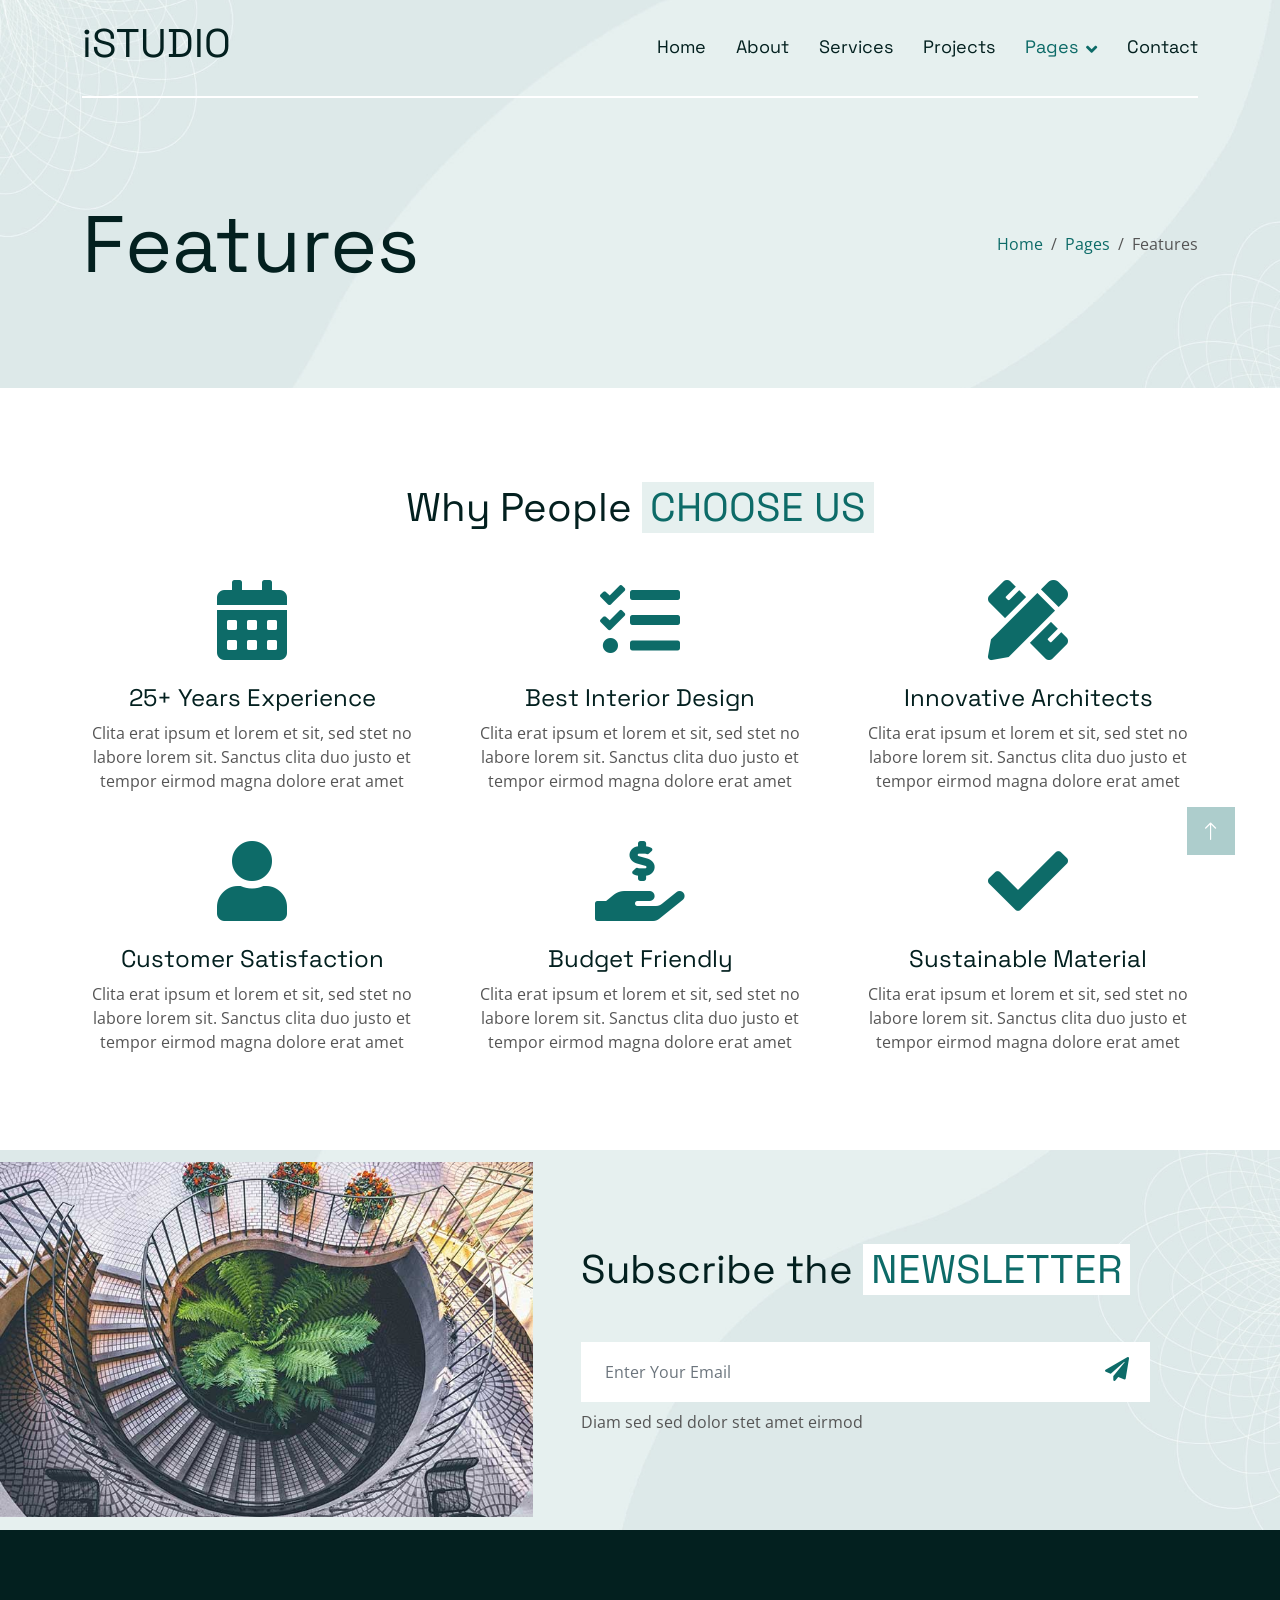
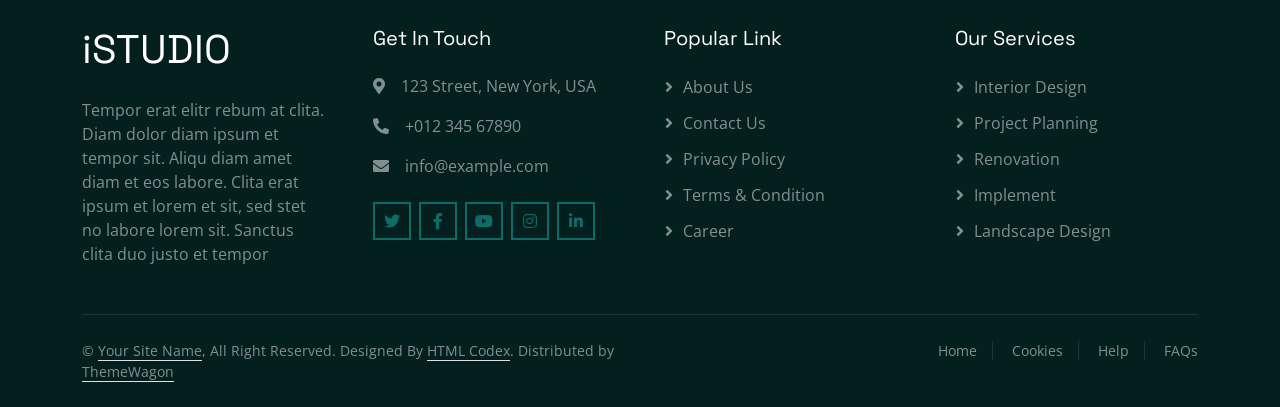
<file: feature.html>
<!DOCTYPE html>
<html lang="en">

<head>
    <meta charset="utf-8">
    <title>iSTUDIO - Interior Design Website Template Free</title>
    <meta content="width=device-width, initial-scale=1.0" name="viewport">
    <meta content="" name="keywords">
    <meta content="" name="description">

    <!-- Favicon -->
    <link href="img/favicon.ico" rel="icon">

    <!-- Google Web Fonts -->
    <link rel="preconnect" href="https://fonts.googleapis.com">
    <link rel="preconnect" href="https://fonts.gstatic.com" crossorigin>
    <link href="https://fonts.googleapis.com/css2?family=Open+Sans&family=Space+Grotesk&display=swap" rel="stylesheet">

    <!-- Icon Font Stylesheet -->
    <link href="https://cdnjs.cloudflare.com/ajax/libs/font-awesome/5.10.0/css/all.min.css" rel="stylesheet">
    <link href="https://cdn.jsdelivr.net/npm/bootstrap-icons@1.4.1/font/bootstrap-icons.css" rel="stylesheet">

    <!-- Libraries Stylesheet -->
    <link href="lib/animate/animate.min.css" rel="stylesheet">
    <link href="lib/owlcarousel/assets/owl.carousel.min.css" rel="stylesheet">

    <!-- Customized Bootstrap Stylesheet -->
    <link href="css/bootstrap.min.css" rel="stylesheet">

    <!-- Template Stylesheet -->
    <link href="css/style.css" rel="stylesheet">
</head>

<body>
    <!-- Spinner Start -->
    <div id="spinner"
        class="show bg-white position-fixed translate-middle w-100 vh-100 top-50 start-50 d-flex align-items-center justify-content-center">
        <div class="spinner-grow text-primary" style="width: 3rem; height: 3rem;" role="status">
            <span class="sr-only">Loading...</span>
        </div>
    </div>
    <!-- Spinner End -->


    <!-- Navbar Start -->
    <div class="container-fluid sticky-top">
        <div class="container">
            <nav class="navbar navbar-expand-lg navbar-light border-bottom border-2 border-white">
                <a href="index.html" class="navbar-brand">
                    <h1>iSTUDIO</h1>
                </a>
                <button type="button" class="navbar-toggler ms-auto me-0" data-bs-toggle="collapse"
                    data-bs-target="#navbarCollapse">
                    <span class="navbar-toggler-icon"></span>
                </button>
                <div class="collapse navbar-collapse" id="navbarCollapse">
                    <div class="navbar-nav ms-auto">
                        <a href="index.html" class="nav-item nav-link">Home</a>
                        <a href="about.html" class="nav-item nav-link">About</a>
                        <a href="service.html" class="nav-item nav-link">Services</a>
                        <a href="project.html" class="nav-item nav-link">Projects</a>
                        <div class="nav-item dropdown">
                            <a href="#!" class="nav-link dropdown-toggle active" data-bs-toggle="dropdown">Pages</a>
                            <div class="dropdown-menu bg-light mt-2">
                                <a href="feature.html" class="dropdown-item active">Features</a>
                                <a href="team.html" class="dropdown-item">Our Team</a>
                                <a href="testimonial.html" class="dropdown-item">Testimonial</a>
                                <a href="404.html" class="dropdown-item">404 Page</a>
                            </div>
                        </div>
                        <a href="contact.html" class="nav-item nav-link">Contact</a>
                    </div>
                </div>
            </nav>
        </div>
    </div>
    <!-- Navbar End -->


    <!-- Hero Start -->
    <div class="container-fluid pb-5 bg-primary hero-header">
        <div class="container py-5">
            <div class="row g-3 align-items-center">
                <div class="col-lg-6 text-center text-lg-start">
                    <h1 class="display-1 mb-0 animated slideInLeft">Features</h1>
                </div>
                <div class="col-lg-6 animated slideInRight">
                    <nav aria-label="breadcrumb">
                        <ol class="breadcrumb justify-content-center justify-content-lg-end mb-0">
                            <li class="breadcrumb-item"><a class="text-primary" href="#!">Home</a></li>
                            <li class="breadcrumb-item"><a class="text-primary" href="#!">Pages</a></li>
                            <li class="breadcrumb-item text-secondary active" aria-current="page">Features</li>
                        </ol>
                    </nav>
                </div>
            </div>
        </div>
    </div>
    <!-- Hero End -->


    <!-- Feature Start -->
    <div class="container-fluid py-5">
        <div class="container py-5">
            <div class="text-center wow fadeIn" data-wow-delay="0.1s">
                <h1 class="mb-5">Why People <span class="text-uppercase text-primary bg-light px-2">Choose Us</span>
                </h1>
            </div>
            <div class="row g-5 align-items-center text-center">
                <div class="col-md-6 col-lg-4 wow fadeIn" data-wow-delay="0.1s">
                    <i class="fa fa-calendar-alt fa-5x text-primary mb-4"></i>
                    <h4>25+ Years Experience</h4>
                    <p class="mb-0">Clita erat ipsum et lorem et sit, sed stet no labore lorem sit. Sanctus clita duo
                        justo et tempor eirmod magna dolore erat amet</p>
                </div>
                <div class="col-md-6 col-lg-4 wow fadeIn" data-wow-delay="0.3s">
                    <i class="fa fa-tasks fa-5x text-primary mb-4"></i>
                    <h4>Best Interior Design</h4>
                    <p class="mb-0">Clita erat ipsum et lorem et sit, sed stet no labore lorem sit. Sanctus clita duo
                        justo et tempor eirmod magna dolore erat amet</p>
                </div>
                <div class="col-md-6 col-lg-4 wow fadeIn" data-wow-delay="0.5s">
                    <i class="fa fa-pencil-ruler fa-5x text-primary mb-4"></i>
                    <h4>Innovative Architects</h4>
                    <p class="mb-0">Clita erat ipsum et lorem et sit, sed stet no labore lorem sit. Sanctus clita duo
                        justo et tempor eirmod magna dolore erat amet</p>
                </div>
                <div class="col-md-6 col-lg-4 wow fadeIn" data-wow-delay="0.1s">
                    <i class="fa fa-user fa-5x text-primary mb-4"></i>
                    <h4>Customer Satisfaction</h4>
                    <p class="mb-0">Clita erat ipsum et lorem et sit, sed stet no labore lorem sit. Sanctus clita duo
                        justo et tempor eirmod magna dolore erat amet</p>
                </div>
                <div class="col-md-6 col-lg-4 wow fadeIn" data-wow-delay="0.3s">
                    <i class="fa fa-hand-holding-usd fa-5x text-primary mb-4"></i>
                    <h4>Budget Friendly</h4>
                    <p class="mb-0">Clita erat ipsum et lorem et sit, sed stet no labore lorem sit. Sanctus clita duo
                        justo et tempor eirmod magna dolore erat amet</p>
                </div>
                <div class="col-md-6 col-lg-4 wow fadeIn" data-wow-delay="0.5s">
                    <i class="fa fa-check fa-5x text-primary mb-4"></i>
                    <h4>Sustainable Material</h4>
                    <p class="mb-0">Clita erat ipsum et lorem et sit, sed stet no labore lorem sit. Sanctus clita duo
                        justo et tempor eirmod magna dolore erat amet</p>
                </div>
            </div>
        </div>
    </div>
    <!-- Feature End -->


    <!-- Newsletter Start -->
    <div class="container-fluid bg-primary newsletter p-0">
        <div class="container p-0">
            <div class="row g-0 align-items-center">
                <div class="col-md-5 ps-lg-0 text-start wow fadeIn" data-wow-delay="0.2s">
                    <img class="img-fluid w-100" src="img/newsletter.jpg" alt="">
                </div>
                <div class="col-md-7 py-5 newsletter-text wow fadeIn" data-wow-delay="0.5s">
                    <div class="p-5">
                        <h1 class="mb-5">Subscribe the <span
                                class="text-uppercase text-primary bg-white px-2">Newsletter</span></h1>
                        <div class="position-relative w-100 mb-2">
                            <input class="form-control border-0 w-100 ps-4 pe-5" type="text"
                                placeholder="Enter Your Email" style="height: 60px;">
                            <button type="button" class="btn shadow-none position-absolute top-0 end-0 mt-2 me-2"><i
                                    class="fa fa-paper-plane text-primary fs-4"></i></button>
                        </div>
                        <p class="mb-0">Diam sed sed dolor stet amet eirmod</p>
                    </div>
                </div>
            </div>
        </div>
    </div>
    <!-- Newsletter End -->


    <!-- Footer Start -->
    <div class="container-fluid bg-dark text-white-50 footer pt-5">
        <div class="container py-5">
            <div class="row g-5">
                <div class="col-md-6 col-lg-3 wow fadeIn" data-wow-delay="0.1s">
                    <a href="index.html" class="d-inline-block mb-3">
                        <h1 class="text-white">iSTUDIO</h1>
                    </a>
                    <p class="mb-0">Tempor erat elitr rebum at clita. Diam dolor diam ipsum et tempor sit. Aliqu diam
                        amet diam et eos labore. Clita erat ipsum et lorem et sit, sed stet no labore lorem sit. Sanctus
                        clita duo justo et tempor</p>
                </div>
                <div class="col-md-6 col-lg-3 wow fadeIn" data-wow-delay="0.3s">
                    <h5 class="text-white mb-4">Get In Touch</h5>
                    <p><i class="fa fa-map-marker-alt me-3"></i>123 Street, New York, USA</p>
                    <p><i class="fa fa-phone-alt me-3"></i>+012 345 67890</p>
                    <p><i class="fa fa-envelope me-3"></i>info@example.com</p>
                    <div class="d-flex pt-2">
                        <a class="btn btn-outline-primary btn-square border-2 me-2" href="#!"><i
                                class="fab fa-twitter"></i></a>
                        <a class="btn btn-outline-primary btn-square border-2 me-2" href="#!"><i
                                class="fab fa-facebook-f"></i></a>
                        <a class="btn btn-outline-primary btn-square border-2 me-2" href="#!"><i
                                class="fab fa-youtube"></i></a>
                        <a class="btn btn-outline-primary btn-square border-2 me-2" href="#!"><i
                                class="fab fa-instagram"></i></a>
                        <a class="btn btn-outline-primary btn-square border-2 me-2" href="#!"><i
                                class="fab fa-linkedin-in"></i></a>
                    </div>
                </div>
                <div class="col-md-6 col-lg-3 wow fadeIn" data-wow-delay="0.5s">
                    <h5 class="text-white mb-4">Popular Link</h5>
                    <a class="btn btn-link" href="#!">About Us</a>
                    <a class="btn btn-link" href="#!">Contact Us</a>
                    <a class="btn btn-link" href="#!">Privacy Policy</a>
                    <a class="btn btn-link" href="#!">Terms & Condition</a>
                    <a class="btn btn-link" href="#!">Career</a>
                </div>
                <div class="col-md-6 col-lg-3 wow fadeIn" data-wow-delay="0.7s">
                    <h5 class="text-white mb-4">Our Services</h5>
                    <a class="btn btn-link" href="#!">Interior Design</a>
                    <a class="btn btn-link" href="#!">Project Planning</a>
                    <a class="btn btn-link" href="#!">Renovation</a>
                    <a class="btn btn-link" href="#!">Implement</a>
                    <a class="btn btn-link" href="#!">Landscape Design</a>
                </div>
            </div>
        </div>
        <div class="container wow fadeIn" data-wow-delay="0.1s">
            <div class="copyright">
                <div class="row">
                    <div class="col-md-6 text-center text-md-start mb-3 mb-md-0">
                        &copy; <a class="border-bottom" href="#!">Your Site Name</a>, All Right Reserved.

                        <!--/*** This template is free as long as you keep the below author’s credit link/attribution link/backlink. ***/-->
                        <!--/*** If you'd like to use the template without the below author’s credit link/attribution link/backlink, ***/-->
                        <!--/*** you can purchase the Credit Removal License from "https://htmlcodex.com/credit-removal". ***/-->
                        Designed By <a class="border-bottom" href="https://htmlcodex.com">HTML Codex</a>. Distributed by
                        <a class="border-bottom" href="https://themewagon.com" target="_blank">ThemeWagon</a>
                    </div>
                    <div class="col-md-6 text-center text-md-end">
                        <div class="footer-menu">
                            <a href="#!">Home</a>
                            <a href="#!">Cookies</a>
                            <a href="#!">Help</a>
                            <a href="#!">FAQs</a>
                        </div>
                    </div>
                </div>
            </div>
        </div>
    </div>
    <!-- Footer End -->


    <!-- Back to Top -->
    <a href="#!" class="btn btn-lg btn-primary btn-lg-square back-to-top"><i class="bi bi-arrow-up"></i></a>


    <!-- JavaScript Libraries -->
    <script src="https://ajax.googleapis.com/ajax/libs/jquery/3.6.1/jquery.min.js"></script>
    <script src="https://cdn.jsdelivr.net/npm/bootstrap@5.0.0/dist/js/bootstrap.bundle.min.js"></script>
    <script src="lib/wow/wow.min.js"></script>
    <script src="lib/easing/easing.min.js"></script>
    <script src="lib/waypoints/waypoints.min.js"></script>
    <script src="lib/owlcarousel/owl.carousel.min.js"></script>

    <!-- Template Javascript -->
    <script src="js/main.js"></script>
</body>

</html>
</file>
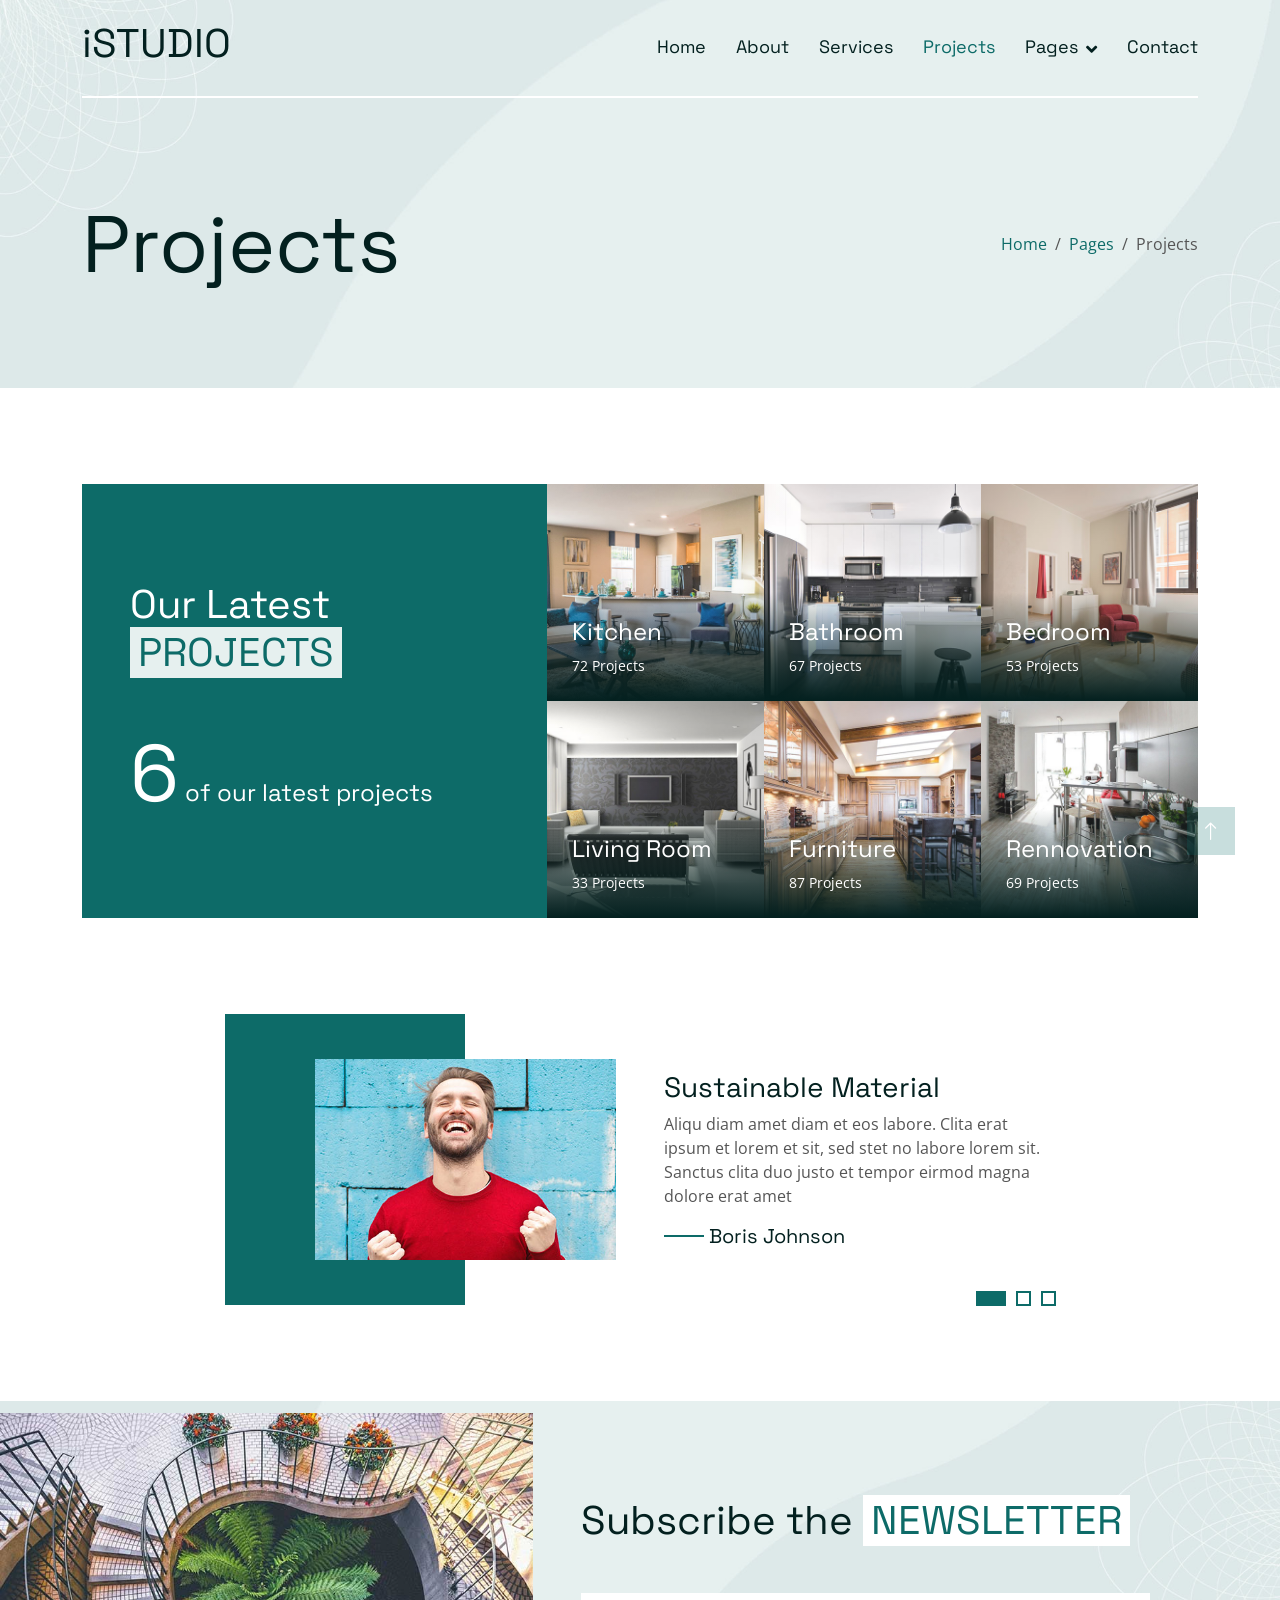
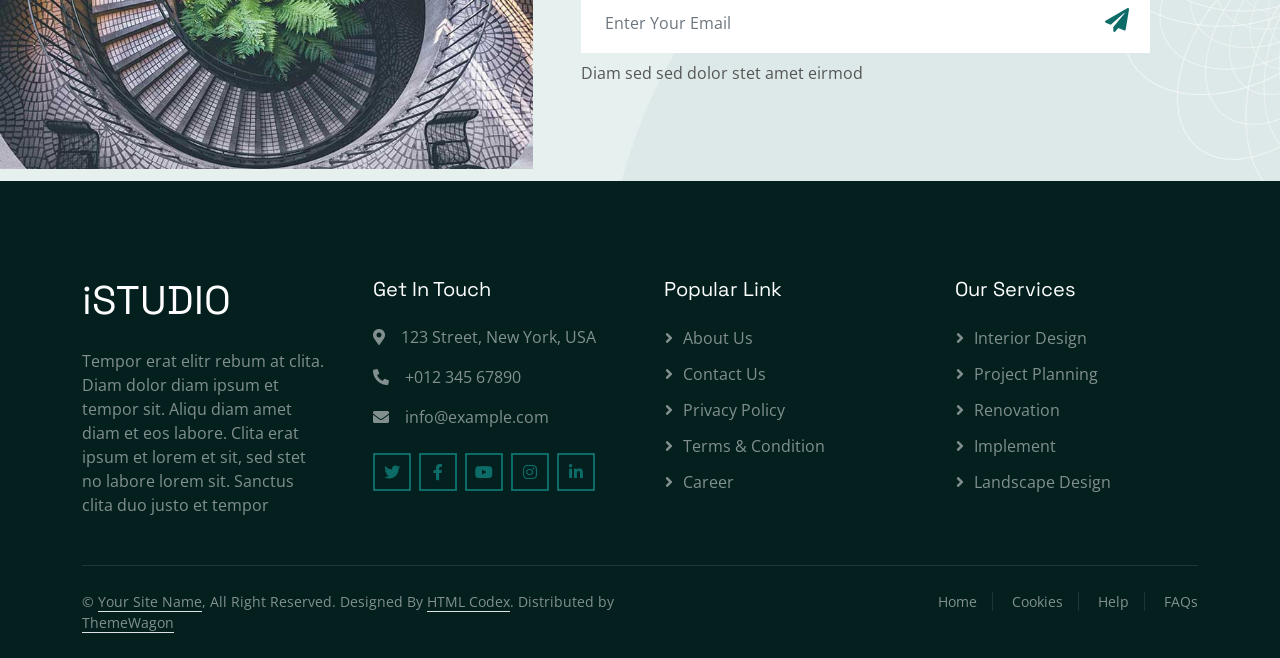
<file: project.html>
<!DOCTYPE html>
<html lang="en">

<head>
    <meta charset="utf-8">
    <title>iSTUDIO - Interior Design Website Template Free</title>
    <meta content="width=device-width, initial-scale=1.0" name="viewport">
    <meta content="" name="keywords">
    <meta content="" name="description">

    <!-- Favicon -->
    <link href="img/favicon.ico" rel="icon">

    <!-- Google Web Fonts -->
    <link rel="preconnect" href="https://fonts.googleapis.com">
    <link rel="preconnect" href="https://fonts.gstatic.com" crossorigin>
    <link href="https://fonts.googleapis.com/css2?family=Open+Sans&family=Space+Grotesk&display=swap" rel="stylesheet">

    <!-- Icon Font Stylesheet -->
    <link href="https://cdnjs.cloudflare.com/ajax/libs/font-awesome/5.10.0/css/all.min.css" rel="stylesheet">
    <link href="https://cdn.jsdelivr.net/npm/bootstrap-icons@1.4.1/font/bootstrap-icons.css" rel="stylesheet">

    <!-- Libraries Stylesheet -->
    <link href="lib/animate/animate.min.css" rel="stylesheet">
    <link href="lib/owlcarousel/assets/owl.carousel.min.css" rel="stylesheet">

    <!-- Customized Bootstrap Stylesheet -->
    <link href="css/bootstrap.min.css" rel="stylesheet">

    <!-- Template Stylesheet -->
    <link href="css/style.css" rel="stylesheet">
</head>

<body>
    <!-- Spinner Start -->
    <div id="spinner"
        class="show bg-white position-fixed translate-middle w-100 vh-100 top-50 start-50 d-flex align-items-center justify-content-center">
        <div class="spinner-grow text-primary" style="width: 3rem; height: 3rem;" role="status">
            <span class="sr-only">Loading...</span>
        </div>
    </div>
    <!-- Spinner End -->


    <!-- Navbar Start -->
    <div class="container-fluid sticky-top">
        <div class="container">
            <nav class="navbar navbar-expand-lg navbar-light border-bottom border-2 border-white">
                <a href="index.html" class="navbar-brand">
                    <h1>iSTUDIO</h1>
                </a>
                <button type="button" class="navbar-toggler ms-auto me-0" data-bs-toggle="collapse"
                    data-bs-target="#navbarCollapse">
                    <span class="navbar-toggler-icon"></span>
                </button>
                <div class="collapse navbar-collapse" id="navbarCollapse">
                    <div class="navbar-nav ms-auto">
                        <a href="index.html" class="nav-item nav-link">Home</a>
                        <a href="about.html" class="nav-item nav-link">About</a>
                        <a href="service.html" class="nav-item nav-link">Services</a>
                        <a href="project.html" class="nav-item nav-link active">Projects</a>
                        <div class="nav-item dropdown">
                            <a href="#!" class="nav-link dropdown-toggle" data-bs-toggle="dropdown">Pages</a>
                            <div class="dropdown-menu bg-light mt-2">
                                <a href="feature.html" class="dropdown-item">Features</a>
                                <a href="team.html" class="dropdown-item">Our Team</a>
                                <a href="testimonial.html" class="dropdown-item">Testimonial</a>
                                <a href="404.html" class="dropdown-item">404 Page</a>
                            </div>
                        </div>
                        <a href="contact.html" class="nav-item nav-link">Contact</a>
                    </div>
                </div>
            </nav>
        </div>
    </div>
    <!-- Navbar End -->


    <!-- Hero Start -->
    <div class="container-fluid pb-5 bg-primary hero-header">
        <div class="container py-5">
            <div class="row g-3 align-items-center">
                <div class="col-lg-6 text-center text-lg-start">
                    <h1 class="display-1 mb-0 animated slideInLeft">Projects</h1>
                </div>
                <div class="col-lg-6 animated slideInRight">
                    <nav aria-label="breadcrumb">
                        <ol class="breadcrumb justify-content-center justify-content-lg-end mb-0">
                            <li class="breadcrumb-item"><a class="text-primary" href="#!">Home</a></li>
                            <li class="breadcrumb-item"><a class="text-primary" href="#!">Pages</a></li>
                            <li class="breadcrumb-item text-secondary active" aria-current="page">Projects</li>
                        </ol>
                    </nav>
                </div>
            </div>
        </div>
    </div>
    <!-- Hero End -->


    <!-- Project Start -->
    <div class="container-fluid py-5">
        <div class="container py-5">
            <div class="row g-0">
                <div class="col-lg-5 wow fadeIn" data-wow-delay="0.1s">
                    <div class="d-flex flex-column justify-content-center bg-primary h-100 p-5">
                        <h1 class="text-white mb-5">Our Latest <span
                                class="text-uppercase text-primary bg-light px-2">Projects</span></h1>
                        <h4 class="text-white mb-0"><span class="display-1">6</span> of our latest projects</h4>
                    </div>
                </div>
                <div class="col-lg-7">
                    <div class="row g-0">
                        <div class="col-md-6 col-lg-4 wow fadeIn" data-wow-delay="0.2s">
                            <div class="project-item position-relative overflow-hidden">
                                <img class="img-fluid w-100" src="img/project-1.jpg" alt="">
                                <a class="project-overlay text-decoration-none" href="#!">
                                    <h4 class="text-white">Kitchen</h4>
                                    <small class="text-white">72 Projects</small>
                                </a>
                            </div>
                        </div>
                        <div class="col-md-6 col-lg-4 wow fadeIn" data-wow-delay="0.3s">
                            <div class="project-item position-relative overflow-hidden">
                                <img class="img-fluid w-100" src="img/project-2.jpg" alt="">
                                <a class="project-overlay text-decoration-none" href="#!">
                                    <h4 class="text-white">Bathroom</h4>
                                    <small class="text-white">67 Projects</small>
                                </a>
                            </div>
                        </div>
                        <div class="col-md-6 col-lg-4 wow fadeIn" data-wow-delay="0.4s">
                            <div class="project-item position-relative overflow-hidden">
                                <img class="img-fluid w-100" src="img/project-3.jpg" alt="">
                                <a class="project-overlay text-decoration-none" href="#!">
                                    <h4 class="text-white">Bedroom</h4>
                                    <small class="text-white">53 Projects</small>
                                </a>
                            </div>
                        </div>
                        <div class="col-md-6 col-lg-4 wow fadeIn" data-wow-delay="0.5s">
                            <div class="project-item position-relative overflow-hidden">
                                <img class="img-fluid w-100" src="img/project-4.jpg" alt="">
                                <a class="project-overlay text-decoration-none" href="#!">
                                    <h4 class="text-white">Living Room</h4>
                                    <small class="text-white">33 Projects</small>
                                </a>
                            </div>
                        </div>
                        <div class="col-md-6 col-lg-4 wow fadeIn" data-wow-delay="0.6s">
                            <div class="project-item position-relative overflow-hidden">
                                <img class="img-fluid w-100" src="img/project-5.jpg" alt="">
                                <a class="project-overlay text-decoration-none" href="#!">
                                    <h4 class="text-white">Furniture</h4>
                                    <small class="text-white">87 Projects</small>
                                </a>
                            </div>
                        </div>
                        <div class="col-md-6 col-lg-4 wow fadeIn" data-wow-delay="0.7s">
                            <div class="project-item position-relative overflow-hidden">
                                <img class="img-fluid w-100" src="img/project-6.jpg" alt="">
                                <a class="project-overlay text-decoration-none" href="#!">
                                    <h4 class="text-white">Rennovation</h4>
                                    <small class="text-white">69 Projects</small>
                                </a>
                            </div>
                        </div>
                    </div>
                </div>
            </div>
        </div>
    </div>
    <!-- Project End -->


    <!-- Testimonial Start -->
    <div class="container-xxl pb-5">
        <div class="container pb-5">
            <div class="row justify-content-center">
                <div class="col-md-12 col-lg-9">
                    <div class="owl-carousel testimonial-carousel wow fadeIn" data-wow-delay="0.2s">
                        <div class="testimonial-item">
                            <div class="row g-5 align-items-center">
                                <div class="col-md-6">
                                    <div class="testimonial-img">
                                        <img class="img-fluid" src="img/testimonial-1.jpg" alt="">
                                    </div>
                                </div>
                                <div class="col-md-6">
                                    <div class="testimonial-text pb-5 pb-md-0">
                                        <h3>Sustainable Material</h3>
                                        <p>Aliqu diam amet diam et eos labore. Clita erat ipsum et lorem et sit, sed
                                            stet no labore lorem sit. Sanctus clita duo justo et tempor eirmod magna
                                            dolore erat
                                            amet</p>
                                        <h5 class="mb-0">Boris Johnson</h5>
                                    </div>
                                </div>
                            </div>
                        </div>
                        <div class="testimonial-item">
                            <div class="row g-5 align-items-center">
                                <div class="col-md-6">
                                    <div class="testimonial-img">
                                        <img class="img-fluid" src="img/testimonial-2.jpg" alt="">
                                    </div>
                                </div>
                                <div class="col-md-6">
                                    <div class="testimonial-text pb-5 pb-md-0">
                                        <h3>Customer Satisfaction</h3>
                                        <p>Clita erat ipsum et lorem et sit, sed
                                            stet no labore lorem sit. Sanctus clita duo justo et tempor eirmod magna
                                            dolore erat
                                            amet</p>
                                        <h5 class="mb-0">Alexander Bell</h5>
                                    </div>
                                </div>
                            </div>
                        </div>
                        <div class="testimonial-item">
                            <div class="row g-5 align-items-center">
                                <div class="col-md-6">
                                    <div class="testimonial-img">
                                        <img class="img-fluid" src="img/testimonial-3.jpg" alt="">
                                    </div>
                                </div>
                                <div class="col-md-6">
                                    <div class="testimonial-text pb-5 pb-md-0">
                                        <h3>Budget Friendly</h3>
                                        <p>Diam amet diam et eos labore. Clita erat ipsum et lorem et sit, sed
                                            stet no labore lorem sit. Sanctus clita duo justo et tempor eirmod magna
                                            dolore erat
                                            amet</p>
                                        <h5 class="mb-0">Bradley Gordon</h5>
                                    </div>
                                </div>
                            </div>
                        </div>
                    </div>
                </div>
            </div>
        </div>
    </div>
    <!-- Testimonial End -->


    <!-- Newsletter Start -->
    <div class="container-fluid bg-primary newsletter p-0">
        <div class="container p-0">
            <div class="row g-0 align-items-center">
                <div class="col-md-5 ps-lg-0 text-start wow fadeIn" data-wow-delay="0.2s">
                    <img class="img-fluid w-100" src="img/newsletter.jpg" alt="">
                </div>
                <div class="col-md-7 py-5 newsletter-text wow fadeIn" data-wow-delay="0.5s">
                    <div class="p-5">
                        <h1 class="mb-5">Subscribe the <span
                                class="text-uppercase text-primary bg-white px-2">Newsletter</span></h1>
                        <div class="position-relative w-100 mb-2">
                            <input class="form-control border-0 w-100 ps-4 pe-5" type="text"
                                placeholder="Enter Your Email" style="height: 60px;">
                            <button type="button" class="btn shadow-none position-absolute top-0 end-0 mt-2 me-2"><i
                                    class="fa fa-paper-plane text-primary fs-4"></i></button>
                        </div>
                        <p class="mb-0">Diam sed sed dolor stet amet eirmod</p>
                    </div>
                </div>
            </div>
        </div>
    </div>
    <!-- Newsletter End -->


    <!-- Footer Start -->
    <div class="container-fluid bg-dark text-white-50 footer pt-5">
        <div class="container py-5">
            <div class="row g-5">
                <div class="col-md-6 col-lg-3 wow fadeIn" data-wow-delay="0.1s">
                    <a href="index.html" class="d-inline-block mb-3">
                        <h1 class="text-white">iSTUDIO</h1>
                    </a>
                    <p class="mb-0">Tempor erat elitr rebum at clita. Diam dolor diam ipsum et tempor sit. Aliqu diam
                        amet diam et eos labore. Clita erat ipsum et lorem et sit, sed stet no labore lorem sit. Sanctus
                        clita duo justo et tempor</p>
                </div>
                <div class="col-md-6 col-lg-3 wow fadeIn" data-wow-delay="0.3s">
                    <h5 class="text-white mb-4">Get In Touch</h5>
                    <p><i class="fa fa-map-marker-alt me-3"></i>123 Street, New York, USA</p>
                    <p><i class="fa fa-phone-alt me-3"></i>+012 345 67890</p>
                    <p><i class="fa fa-envelope me-3"></i>info@example.com</p>
                    <div class="d-flex pt-2">
                        <a class="btn btn-outline-primary btn-square border-2 me-2" href="#!"><i
                                class="fab fa-twitter"></i></a>
                        <a class="btn btn-outline-primary btn-square border-2 me-2" href="#!"><i
                                class="fab fa-facebook-f"></i></a>
                        <a class="btn btn-outline-primary btn-square border-2 me-2" href="#!"><i
                                class="fab fa-youtube"></i></a>
                        <a class="btn btn-outline-primary btn-square border-2 me-2" href="#!"><i
                                class="fab fa-instagram"></i></a>
                        <a class="btn btn-outline-primary btn-square border-2 me-2" href="#!"><i
                                class="fab fa-linkedin-in"></i></a>
                    </div>
                </div>
                <div class="col-md-6 col-lg-3 wow fadeIn" data-wow-delay="0.5s">
                    <h5 class="text-white mb-4">Popular Link</h5>
                    <a class="btn btn-link" href="#!">About Us</a>
                    <a class="btn btn-link" href="#!">Contact Us</a>
                    <a class="btn btn-link" href="#!">Privacy Policy</a>
                    <a class="btn btn-link" href="#!">Terms & Condition</a>
                    <a class="btn btn-link" href="#!">Career</a>
                </div>
                <div class="col-md-6 col-lg-3 wow fadeIn" data-wow-delay="0.7s">
                    <h5 class="text-white mb-4">Our Services</h5>
                    <a class="btn btn-link" href="#!">Interior Design</a>
                    <a class="btn btn-link" href="#!">Project Planning</a>
                    <a class="btn btn-link" href="#!">Renovation</a>
                    <a class="btn btn-link" href="#!">Implement</a>
                    <a class="btn btn-link" href="#!">Landscape Design</a>
                </div>
            </div>
        </div>
        <div class="container wow fadeIn" data-wow-delay="0.1s">
            <div class="copyright">
                <div class="row">
                    <div class="col-md-6 text-center text-md-start mb-3 mb-md-0">
                        &copy; <a class="border-bottom" href="#!">Your Site Name</a>, All Right Reserved.

                        <!--/*** This template is free as long as you keep the below author’s credit link/attribution link/backlink. ***/-->
                        <!--/*** If you'd like to use the template without the below author’s credit link/attribution link/backlink, ***/-->
                        <!--/*** you can purchase the Credit Removal License from "https://htmlcodex.com/credit-removal". ***/-->
                        Designed By <a class="border-bottom" href="https://htmlcodex.com">HTML Codex</a>. Distributed by
                        <a class="border-bottom" href="https://themewagon.com" target="_blank">ThemeWagon</a>
                    </div>
                    <div class="col-md-6 text-center text-md-end">
                        <div class="footer-menu">
                            <a href="#!">Home</a>
                            <a href="#!">Cookies</a>
                            <a href="#!">Help</a>
                            <a href="#!">FAQs</a>
                        </div>
                    </div>
                </div>
            </div>
        </div>
    </div>
    <!-- Footer End -->


    <!-- Back to Top -->
    <a href="#!" class="btn btn-lg btn-primary btn-lg-square back-to-top"><i class="bi bi-arrow-up"></i></a>


    <!-- JavaScript Libraries -->
    <script src="https://ajax.googleapis.com/ajax/libs/jquery/3.6.1/jquery.min.js"></script>
    <script src="https://cdn.jsdelivr.net/npm/bootstrap@5.0.0/dist/js/bootstrap.bundle.min.js"></script>
    <script src="lib/wow/wow.min.js"></script>
    <script src="lib/easing/easing.min.js"></script>
    <script src="lib/waypoints/waypoints.min.js"></script>
    <script src="lib/owlcarousel/owl.carousel.min.js"></script>

    <!-- Template Javascript -->
    <script src="js/main.js"></script>
</body>

</html>
</file>
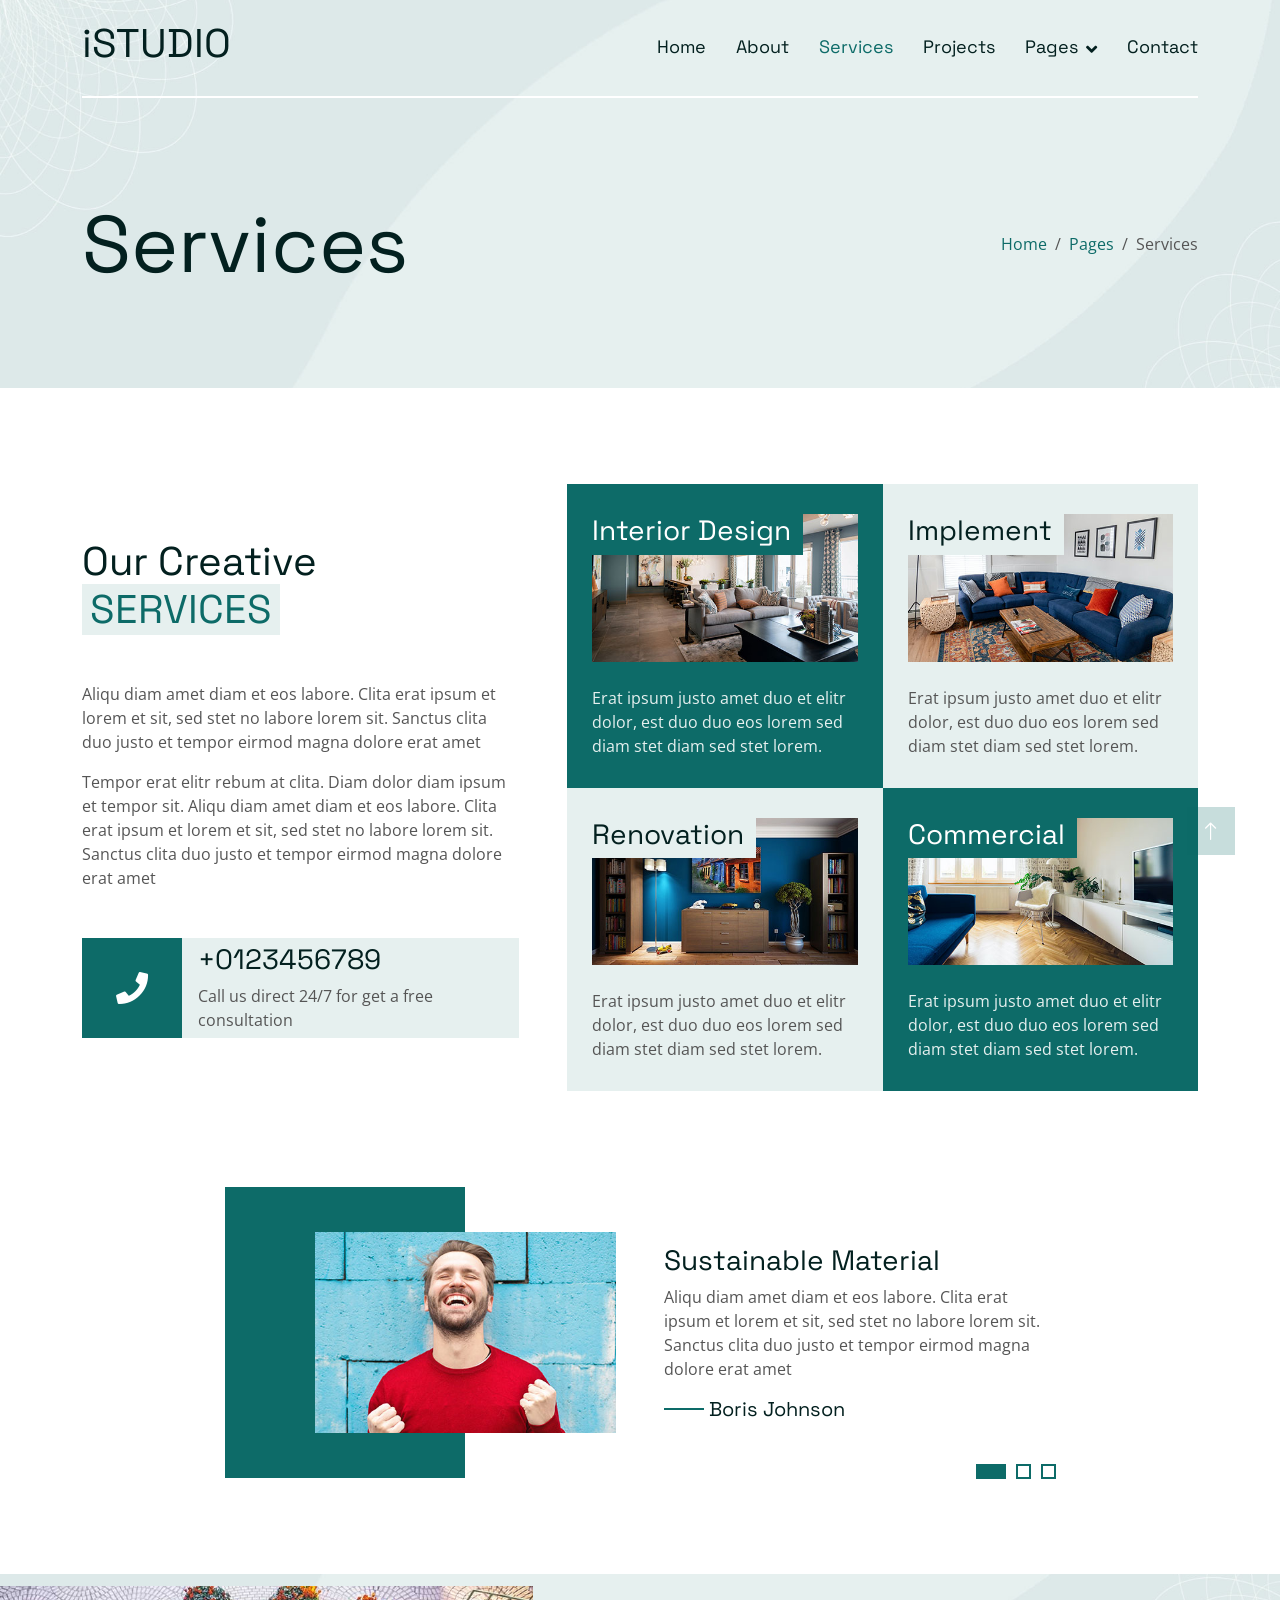
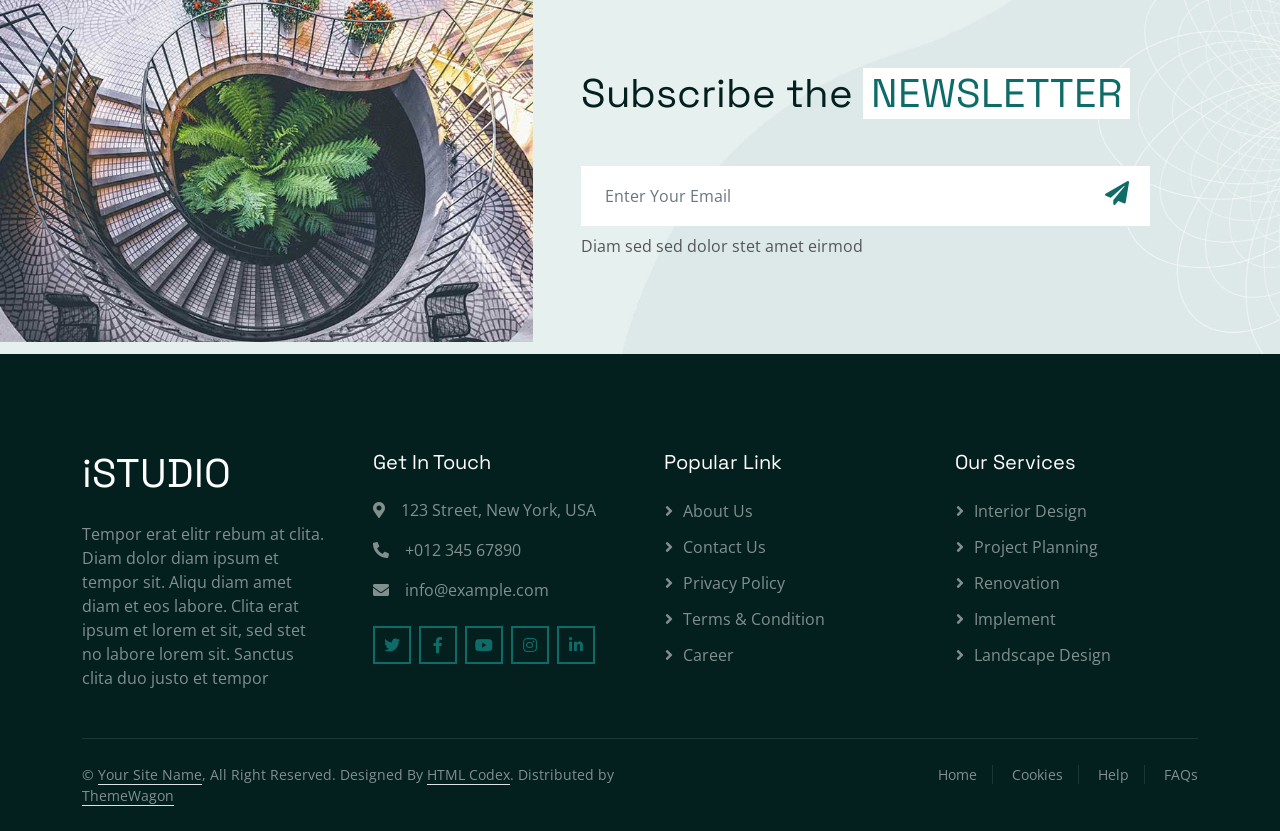
<file: service.html>
<!DOCTYPE html>
<html lang="en">

<head>
    <meta charset="utf-8">
    <title>iSTUDIO - Interior Design Website Template Free</title>
    <meta content="width=device-width, initial-scale=1.0" name="viewport">
    <meta content="" name="keywords">
    <meta content="" name="description">

    <!-- Favicon -->
    <link href="img/favicon.ico" rel="icon">

    <!-- Google Web Fonts -->
    <link rel="preconnect" href="https://fonts.googleapis.com">
    <link rel="preconnect" href="https://fonts.gstatic.com" crossorigin>
    <link href="https://fonts.googleapis.com/css2?family=Open+Sans&family=Space+Grotesk&display=swap" rel="stylesheet">

    <!-- Icon Font Stylesheet -->
    <link href="https://cdnjs.cloudflare.com/ajax/libs/font-awesome/5.10.0/css/all.min.css" rel="stylesheet">
    <link href="https://cdn.jsdelivr.net/npm/bootstrap-icons@1.4.1/font/bootstrap-icons.css" rel="stylesheet">

    <!-- Libraries Stylesheet -->
    <link href="lib/animate/animate.min.css" rel="stylesheet">
    <link href="lib/owlcarousel/assets/owl.carousel.min.css" rel="stylesheet">

    <!-- Customized Bootstrap Stylesheet -->
    <link href="css/bootstrap.min.css" rel="stylesheet">

    <!-- Template Stylesheet -->
    <link href="css/style.css" rel="stylesheet">
</head>

<body>
    <!-- Spinner Start -->
    <div id="spinner"
        class="show bg-white position-fixed translate-middle w-100 vh-100 top-50 start-50 d-flex align-items-center justify-content-center">
        <div class="spinner-grow text-primary" style="width: 3rem; height: 3rem;" role="status">
            <span class="sr-only">Loading...</span>
        </div>
    </div>
    <!-- Spinner End -->


    <!-- Navbar Start -->
    <div class="container-fluid sticky-top">
        <div class="container">
            <nav class="navbar navbar-expand-lg navbar-light border-bottom border-2 border-white">
                <a href="index.html" class="navbar-brand">
                    <h1>iSTUDIO</h1>
                </a>
                <button type="button" class="navbar-toggler ms-auto me-0" data-bs-toggle="collapse"
                    data-bs-target="#navbarCollapse">
                    <span class="navbar-toggler-icon"></span>
                </button>
                <div class="collapse navbar-collapse" id="navbarCollapse">
                    <div class="navbar-nav ms-auto">
                        <a href="index.html" class="nav-item nav-link">Home</a>
                        <a href="about.html" class="nav-item nav-link">About</a>
                        <a href="service.html" class="nav-item nav-link active">Services</a>
                        <a href="project.html" class="nav-item nav-link">Projects</a>
                        <div class="nav-item dropdown">
                            <a href="#!" class="nav-link dropdown-toggle" data-bs-toggle="dropdown">Pages</a>
                            <div class="dropdown-menu bg-light mt-2">
                                <a href="feature.html" class="dropdown-item">Features</a>
                                <a href="team.html" class="dropdown-item">Our Team</a>
                                <a href="testimonial.html" class="dropdown-item">Testimonial</a>
                                <a href="404.html" class="dropdown-item">404 Page</a>
                            </div>
                        </div>
                        <a href="contact.html" class="nav-item nav-link">Contact</a>
                    </div>
                </div>
            </nav>
        </div>
    </div>
    <!-- Navbar End -->


    <!-- Hero Start -->
    <div class="container-fluid pb-5 bg-primary hero-header">
        <div class="container py-5">
            <div class="row g-3 align-items-center">
                <div class="col-lg-6 text-center text-lg-start">
                    <h1 class="display-1 mb-0 animated slideInLeft">Services</h1>
                </div>
                <div class="col-lg-6 animated slideInRight">
                    <nav aria-label="breadcrumb">
                        <ol class="breadcrumb justify-content-center justify-content-lg-end mb-0">
                            <li class="breadcrumb-item"><a class="text-primary" href="#!">Home</a></li>
                            <li class="breadcrumb-item"><a class="text-primary" href="#!">Pages</a></li>
                            <li class="breadcrumb-item text-secondary active" aria-current="page">Services</li>
                        </ol>
                    </nav>
                </div>
            </div>
        </div>
    </div>
    <!-- Hero End -->


    <!-- Service Start -->
    <div class="container-fluid py-5">
        <div class="container py-5">
            <div class="row g-5 align-items-center">
                <div class="col-lg-5 wow fadeIn" data-wow-delay="0.1s">
                    <h1 class="mb-5">Our Creative <span
                            class="text-uppercase text-primary bg-light px-2">Services</span></h1>
                    <p>Aliqu diam
                        amet diam et eos labore. Clita erat ipsum et lorem et sit, sed stet no labore lorem sit. Sanctus
                        clita duo justo et tempor eirmod magna dolore erat amet</p>
                    <p class="mb-5">Tempor erat elitr rebum at clita. Diam dolor diam ipsum et tempor sit. Aliqu diam
                        amet diam et eos labore. Clita erat ipsum et lorem et sit, sed stet no labore lorem sit. Sanctus
                        clita duo justo et tempor eirmod magna dolore erat amet</p>
                    <div class="d-flex align-items-center bg-light">
                        <div class="btn-square flex-shrink-0 bg-primary" style="width: 100px; height: 100px;">
                            <i class="fa fa-phone fa-2x text-white"></i>
                        </div>
                        <div class="px-3">
                            <h3>+0123456789</h3>
                            <span>Call us direct 24/7 for get a free consultation</span>
                        </div>
                    </div>
                </div>
                <div class="col-lg-7">
                    <div class="row g-0">
                        <div class="col-md-6 wow fadeIn" data-wow-delay="0.2s">
                            <div class="service-item h-100 d-flex flex-column justify-content-center bg-primary">
                                <a href="#!" class="service-img position-relative mb-4">
                                    <img class="img-fluid w-100" src="img/service-1.jpg" alt="">
                                    <h3>Interior Design</h3>
                                </a>
                                <p class="mb-0">Erat ipsum justo amet duo et elitr dolor, est duo duo eos lorem sed diam
                                    stet diam sed stet lorem.</p>
                            </div>
                        </div>
                        <div class="col-md-6 wow fadeIn" data-wow-delay="0.4s">
                            <div class="service-item h-100 d-flex flex-column justify-content-center bg-light">
                                <a href="#!" class="service-img position-relative mb-4">
                                    <img class="img-fluid w-100" src="img/service-2.jpg" alt="">
                                    <h3>Implement</h3>
                                </a>
                                <p class="mb-0">Erat ipsum justo amet duo et elitr dolor, est duo duo eos lorem sed diam
                                    stet diam sed stet lorem.</p>
                            </div>
                        </div>
                        <div class="col-md-6 wow fadeIn" data-wow-delay="0.6s">
                            <div class="service-item h-100 d-flex flex-column justify-content-center bg-light">
                                <a href="#!" class="service-img position-relative mb-4">
                                    <img class="img-fluid w-100" src="img/service-3.jpg" alt="">
                                    <h3>Renovation</h3>
                                </a>
                                <p class="mb-0">Erat ipsum justo amet duo et elitr dolor, est duo duo eos lorem sed diam
                                    stet diam sed stet lorem.</p>
                            </div>
                        </div>
                        <div class="col-md-6 wow fadeIn" data-wow-delay="0.8s">
                            <div class="service-item h-100 d-flex flex-column justify-content-center bg-primary">
                                <a href="#!" class="service-img position-relative mb-4">
                                    <img class="img-fluid w-100" src="img/service-4.jpg" alt="">
                                    <h3>Commercial</h3>
                                </a>
                                <p class="mb-0">Erat ipsum justo amet duo et elitr dolor, est duo duo eos lorem sed diam
                                    stet diam sed stet lorem.</p>
                            </div>
                        </div>
                    </div>
                </div>
            </div>
        </div>
    </div>
    <!-- Service End -->


    <!-- Testimonial Start -->
    <div class="container-xxl pb-5">
        <div class="container pb-5">
            <div class="row justify-content-center">
                <div class="col-md-12 col-lg-9">
                    <div class="owl-carousel testimonial-carousel wow fadeIn" data-wow-delay="0.2s">
                        <div class="testimonial-item">
                            <div class="row g-5 align-items-center">
                                <div class="col-md-6">
                                    <div class="testimonial-img">
                                        <img class="img-fluid" src="img/testimonial-1.jpg" alt="">
                                    </div>
                                </div>
                                <div class="col-md-6">
                                    <div class="testimonial-text pb-5 pb-md-0">
                                        <h3>Sustainable Material</h3>
                                        <p>Aliqu diam amet diam et eos labore. Clita erat ipsum et lorem et sit, sed
                                            stet no labore lorem sit. Sanctus clita duo justo et tempor eirmod magna
                                            dolore erat
                                            amet</p>
                                        <h5 class="mb-0">Boris Johnson</h5>
                                    </div>
                                </div>
                            </div>
                        </div>
                        <div class="testimonial-item">
                            <div class="row g-5 align-items-center">
                                <div class="col-md-6">
                                    <div class="testimonial-img">
                                        <img class="img-fluid" src="img/testimonial-2.jpg" alt="">
                                    </div>
                                </div>
                                <div class="col-md-6">
                                    <div class="testimonial-text pb-5 pb-md-0">
                                        <h3>Customer Satisfaction</h3>
                                        <p>Clita erat ipsum et lorem et sit, sed
                                            stet no labore lorem sit. Sanctus clita duo justo et tempor eirmod magna
                                            dolore erat
                                            amet</p>
                                        <h5 class="mb-0">Alexander Bell</h5>
                                    </div>
                                </div>
                            </div>
                        </div>
                        <div class="testimonial-item">
                            <div class="row g-5 align-items-center">
                                <div class="col-md-6">
                                    <div class="testimonial-img">
                                        <img class="img-fluid" src="img/testimonial-3.jpg" alt="">
                                    </div>
                                </div>
                                <div class="col-md-6">
                                    <div class="testimonial-text pb-5 pb-md-0">
                                        <h3>Budget Friendly</h3>
                                        <p>Diam amet diam et eos labore. Clita erat ipsum et lorem et sit, sed
                                            stet no labore lorem sit. Sanctus clita duo justo et tempor eirmod magna
                                            dolore erat
                                            amet</p>
                                        <h5 class="mb-0">Bradley Gordon</h5>
                                    </div>
                                </div>
                            </div>
                        </div>
                    </div>
                </div>
            </div>
        </div>
    </div>
    <!-- Testimonial End -->


    <!-- Newsletter Start -->
    <div class="container-fluid bg-primary newsletter p-0">
        <div class="container p-0">
            <div class="row g-0 align-items-center">
                <div class="col-md-5 ps-lg-0 text-start wow fadeIn" data-wow-delay="0.2s">
                    <img class="img-fluid w-100" src="img/newsletter.jpg" alt="">
                </div>
                <div class="col-md-7 py-5 newsletter-text wow fadeIn" data-wow-delay="0.5s">
                    <div class="p-5">
                        <h1 class="mb-5">Subscribe the <span
                                class="text-uppercase text-primary bg-white px-2">Newsletter</span></h1>
                        <div class="position-relative w-100 mb-2">
                            <input class="form-control border-0 w-100 ps-4 pe-5" type="text"
                                placeholder="Enter Your Email" style="height: 60px;">
                            <button type="button" class="btn shadow-none position-absolute top-0 end-0 mt-2 me-2"><i
                                    class="fa fa-paper-plane text-primary fs-4"></i></button>
                        </div>
                        <p class="mb-0">Diam sed sed dolor stet amet eirmod</p>
                    </div>
                </div>
            </div>
        </div>
    </div>
    <!-- Newsletter End -->


    <!-- Footer Start -->
    <div class="container-fluid bg-dark text-white-50 footer pt-5">
        <div class="container py-5">
            <div class="row g-5">
                <div class="col-md-6 col-lg-3 wow fadeIn" data-wow-delay="0.1s">
                    <a href="index.html" class="d-inline-block mb-3">
                        <h1 class="text-white">iSTUDIO</h1>
                    </a>
                    <p class="mb-0">Tempor erat elitr rebum at clita. Diam dolor diam ipsum et tempor sit. Aliqu diam
                        amet diam et eos labore. Clita erat ipsum et lorem et sit, sed stet no labore lorem sit. Sanctus
                        clita duo justo et tempor</p>
                </div>
                <div class="col-md-6 col-lg-3 wow fadeIn" data-wow-delay="0.3s">
                    <h5 class="text-white mb-4">Get In Touch</h5>
                    <p><i class="fa fa-map-marker-alt me-3"></i>123 Street, New York, USA</p>
                    <p><i class="fa fa-phone-alt me-3"></i>+012 345 67890</p>
                    <p><i class="fa fa-envelope me-3"></i>info@example.com</p>
                    <div class="d-flex pt-2">
                        <a class="btn btn-outline-primary btn-square border-2 me-2" href="#!"><i
                                class="fab fa-twitter"></i></a>
                        <a class="btn btn-outline-primary btn-square border-2 me-2" href="#!"><i
                                class="fab fa-facebook-f"></i></a>
                        <a class="btn btn-outline-primary btn-square border-2 me-2" href="#!"><i
                                class="fab fa-youtube"></i></a>
                        <a class="btn btn-outline-primary btn-square border-2 me-2" href="#!"><i
                                class="fab fa-instagram"></i></a>
                        <a class="btn btn-outline-primary btn-square border-2 me-2" href="#!"><i
                                class="fab fa-linkedin-in"></i></a>
                    </div>
                </div>
                <div class="col-md-6 col-lg-3 wow fadeIn" data-wow-delay="0.5s">
                    <h5 class="text-white mb-4">Popular Link</h5>
                    <a class="btn btn-link" href="#!">About Us</a>
                    <a class="btn btn-link" href="#!">Contact Us</a>
                    <a class="btn btn-link" href="#!">Privacy Policy</a>
                    <a class="btn btn-link" href="#!">Terms & Condition</a>
                    <a class="btn btn-link" href="#!">Career</a>
                </div>
                <div class="col-md-6 col-lg-3 wow fadeIn" data-wow-delay="0.7s">
                    <h5 class="text-white mb-4">Our Services</h5>
                    <a class="btn btn-link" href="#!">Interior Design</a>
                    <a class="btn btn-link" href="#!">Project Planning</a>
                    <a class="btn btn-link" href="#!">Renovation</a>
                    <a class="btn btn-link" href="#!">Implement</a>
                    <a class="btn btn-link" href="#!">Landscape Design</a>
                </div>
            </div>
        </div>
        <div class="container wow fadeIn" data-wow-delay="0.1s">
            <div class="copyright">
                <div class="row">
                    <div class="col-md-6 text-center text-md-start mb-3 mb-md-0">
                        &copy; <a class="border-bottom" href="#!">Your Site Name</a>, All Right Reserved.

                        <!--/*** This template is free as long as you keep the below author’s credit link/attribution link/backlink. ***/-->
                        <!--/*** If you'd like to use the template without the below author’s credit link/attribution link/backlink, ***/-->
                        <!--/*** you can purchase the Credit Removal License from "https://htmlcodex.com/credit-removal". ***/-->
                        Designed By <a class="border-bottom" href="https://htmlcodex.com">HTML Codex</a>. Distributed by
                        <a class="border-bottom" href="https://themewagon.com" target="_blank">ThemeWagon</a>
                    </div>
                    <div class="col-md-6 text-center text-md-end">
                        <div class="footer-menu">
                            <a href="#!">Home</a>
                            <a href="#!">Cookies</a>
                            <a href="#!">Help</a>
                            <a href="#!">FAQs</a>
                        </div>
                    </div>
                </div>
            </div>
        </div>
    </div>
    <!-- Footer End -->


    <!-- Back to Top -->
    <a href="#!" class="btn btn-lg btn-primary btn-lg-square back-to-top"><i class="bi bi-arrow-up"></i></a>


    <!-- JavaScript Libraries -->
    <script src="https://ajax.googleapis.com/ajax/libs/jquery/3.6.1/jquery.min.js"></script>
    <script src="https://cdn.jsdelivr.net/npm/bootstrap@5.0.0/dist/js/bootstrap.bundle.min.js"></script>
    <script src="lib/wow/wow.min.js"></script>
    <script src="lib/easing/easing.min.js"></script>
    <script src="lib/waypoints/waypoints.min.js"></script>
    <script src="lib/owlcarousel/owl.carousel.min.js"></script>

    <!-- Template Javascript -->
    <script src="js/main.js"></script>
</body>

</html>
</file>
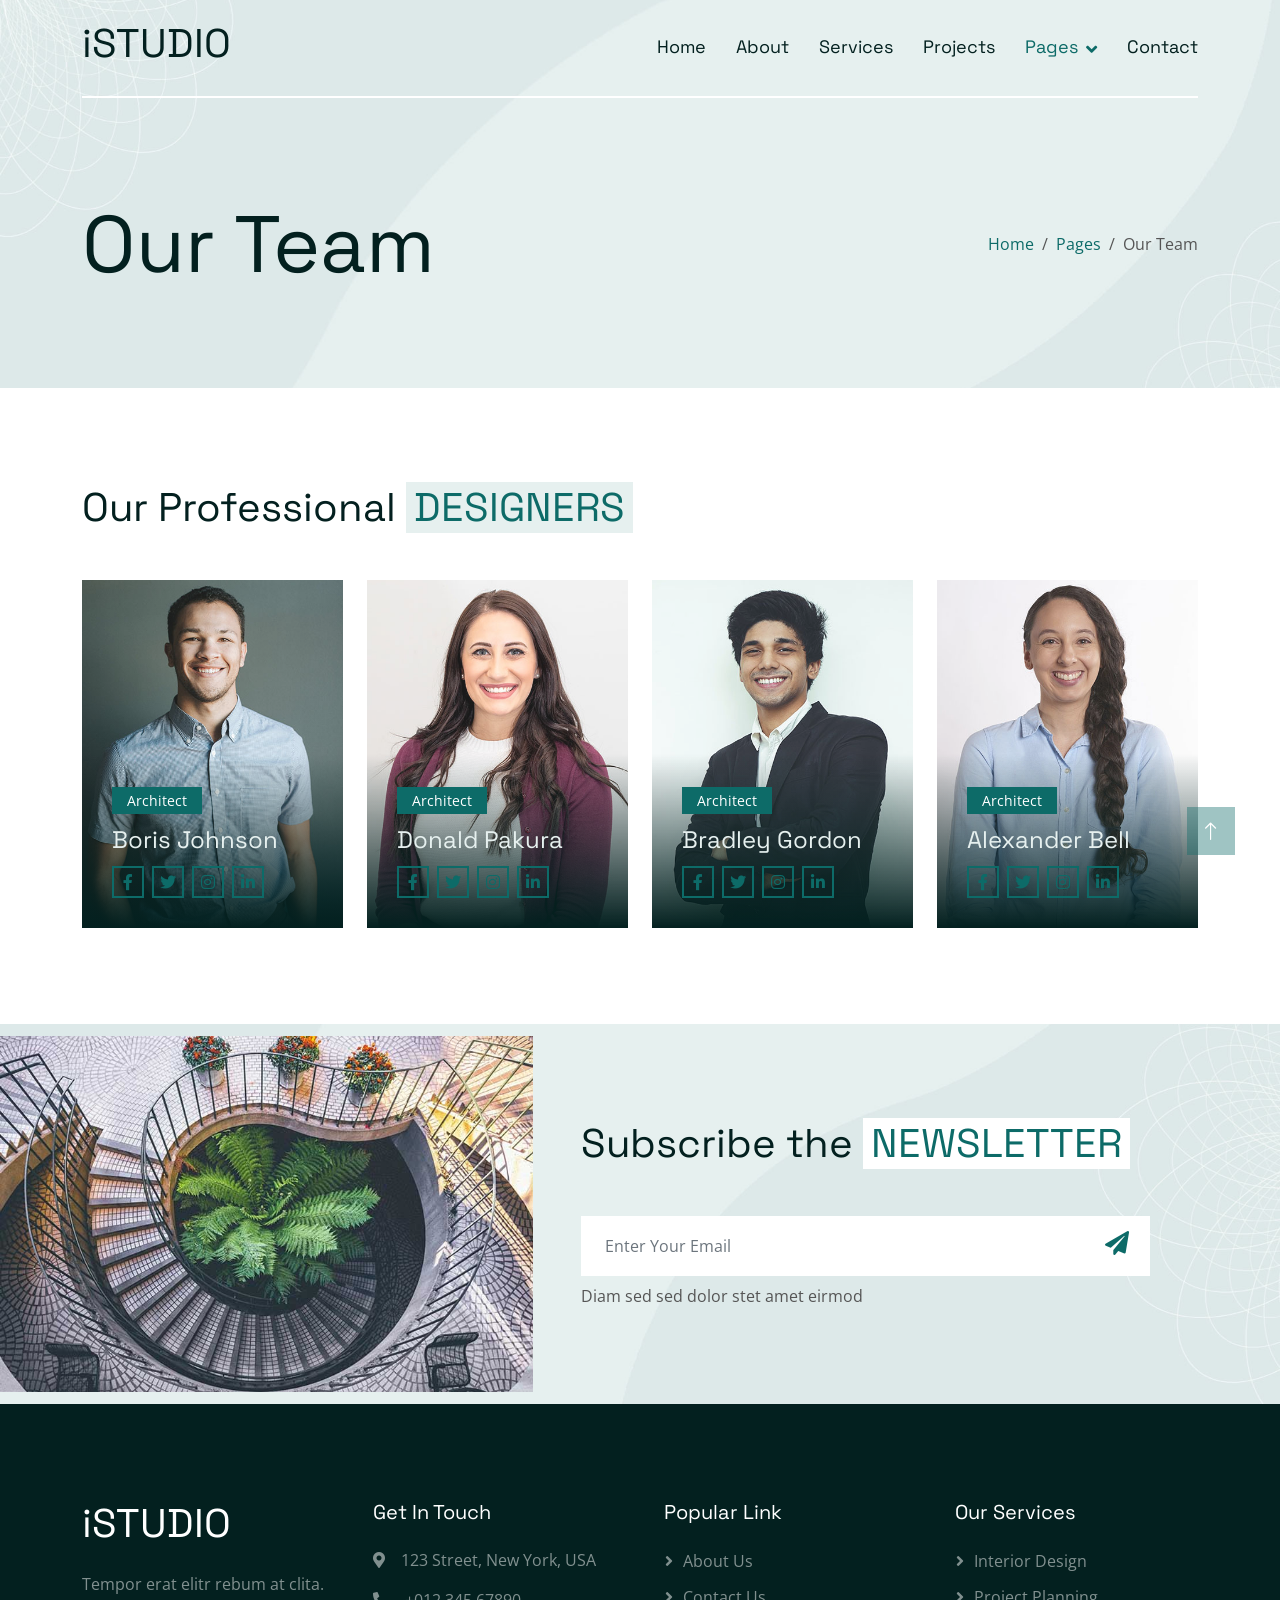
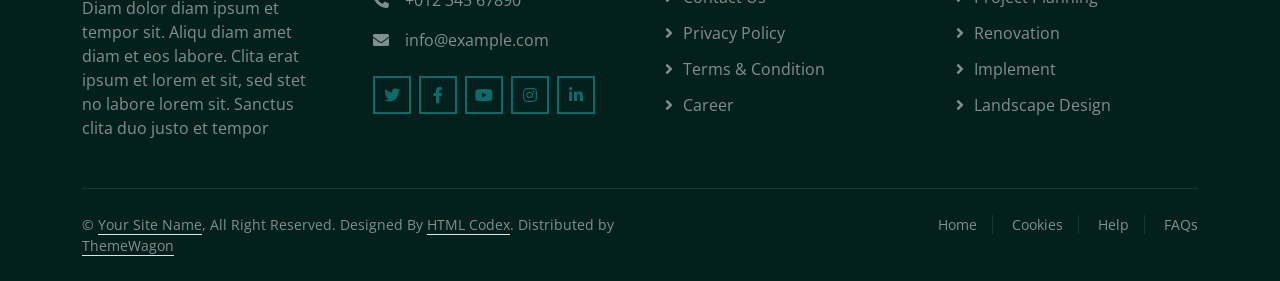
<file: team.html>
<!DOCTYPE html>
<html lang="en">

<head>
    <meta charset="utf-8">
    <title>iSTUDIO - Interior Design Website Template Free</title>
    <meta content="width=device-width, initial-scale=1.0" name="viewport">
    <meta content="" name="keywords">
    <meta content="" name="description">

    <!-- Favicon -->
    <link href="img/favicon.ico" rel="icon">

    <!-- Google Web Fonts -->
    <link rel="preconnect" href="https://fonts.googleapis.com">
    <link rel="preconnect" href="https://fonts.gstatic.com" crossorigin>
    <link href="https://fonts.googleapis.com/css2?family=Open+Sans&family=Space+Grotesk&display=swap" rel="stylesheet">

    <!-- Icon Font Stylesheet -->
    <link href="https://cdnjs.cloudflare.com/ajax/libs/font-awesome/5.10.0/css/all.min.css" rel="stylesheet">
    <link href="https://cdn.jsdelivr.net/npm/bootstrap-icons@1.4.1/font/bootstrap-icons.css" rel="stylesheet">

    <!-- Libraries Stylesheet -->
    <link href="lib/animate/animate.min.css" rel="stylesheet">
    <link href="lib/owlcarousel/assets/owl.carousel.min.css" rel="stylesheet">

    <!-- Customized Bootstrap Stylesheet -->
    <link href="css/bootstrap.min.css" rel="stylesheet">

    <!-- Template Stylesheet -->
    <link href="css/style.css" rel="stylesheet">
</head>

<body>
    <!-- Spinner Start -->
    <div id="spinner"
        class="show bg-white position-fixed translate-middle w-100 vh-100 top-50 start-50 d-flex align-items-center justify-content-center">
        <div class="spinner-grow text-primary" style="width: 3rem; height: 3rem;" role="status">
            <span class="sr-only">Loading...</span>
        </div>
    </div>
    <!-- Spinner End -->


    <!-- Navbar Start -->
    <div class="container-fluid sticky-top">
        <div class="container">
            <nav class="navbar navbar-expand-lg navbar-light border-bottom border-2 border-white">
                <a href="index.html" class="navbar-brand">
                    <h1>iSTUDIO</h1>
                </a>
                <button type="button" class="navbar-toggler ms-auto me-0" data-bs-toggle="collapse"
                    data-bs-target="#navbarCollapse">
                    <span class="navbar-toggler-icon"></span>
                </button>
                <div class="collapse navbar-collapse" id="navbarCollapse">
                    <div class="navbar-nav ms-auto">
                        <a href="index.html" class="nav-item nav-link">Home</a>
                        <a href="about.html" class="nav-item nav-link">About</a>
                        <a href="service.html" class="nav-item nav-link">Services</a>
                        <a href="project.html" class="nav-item nav-link">Projects</a>
                        <div class="nav-item dropdown">
                            <a href="#!" class="nav-link dropdown-toggle active" data-bs-toggle="dropdown">Pages</a>
                            <div class="dropdown-menu bg-light mt-2">
                                <a href="feature.html" class="dropdown-item">Features</a>
                                <a href="team.html" class="dropdown-item active">Our Team</a>
                                <a href="testimonial.html" class="dropdown-item">Testimonial</a>
                                <a href="404.html" class="dropdown-item">404 Page</a>
                            </div>
                        </div>
                        <a href="contact.html" class="nav-item nav-link">Contact</a>
                    </div>
                </div>
            </nav>
        </div>
    </div>
    <!-- Navbar End -->


    <!-- Hero Start -->
    <div class="container-fluid pb-5 bg-primary hero-header">
        <div class="container py-5">
            <div class="row g-3 align-items-center">
                <div class="col-lg-6 text-center text-lg-start">
                    <h1 class="display-1 mb-0 animated slideInLeft">Our Team</h1>
                </div>
                <div class="col-lg-6 animated slideInRight">
                    <nav aria-label="breadcrumb">
                        <ol class="breadcrumb justify-content-center justify-content-lg-end mb-0">
                            <li class="breadcrumb-item"><a class="text-primary" href="#!">Home</a></li>
                            <li class="breadcrumb-item"><a class="text-primary" href="#!">Pages</a></li>
                            <li class="breadcrumb-item text-secondary active" aria-current="page">Our Team</li>
                        </ol>
                    </nav>
                </div>
            </div>
        </div>
    </div>
    <!-- Hero End -->


    <!-- Team Start -->
    <div class="container-fluid py-5">
        <div class="container py-5">
            <h1 class="mb-5">Our Professional <span class="text-uppercase text-primary bg-light px-2">Designers</span>
            </h1>
            <div class="row g-4">
                <div class="col-md-6 col-lg-3 wow fadeIn" data-wow-delay="0.1s">
                    <div class="team-item position-relative overflow-hidden">
                        <img class="img-fluid w-100" src="img/team-1.jpg" alt="">
                        <div class="team-overlay">
                            <small class="mb-2">Architect</small>
                            <h4 class="lh-base text-light">Boris Johnson</h4>
                            <div class="d-flex justify-content-center">
                                <a class="btn btn-outline-primary btn-sm-square border-2 me-2" href="#!">
                                    <i class="fab fa-facebook-f"></i>
                                </a>
                                <a class="btn btn-outline-primary btn-sm-square border-2 me-2" href="#!">
                                    <i class="fab fa-twitter"></i>
                                </a>
                                <a class="btn btn-outline-primary btn-sm-square border-2 me-2" href="#!">
                                    <i class="fab fa-instagram"></i>
                                </a>
                                <a class="btn btn-outline-primary btn-sm-square border-2 me-2" href="#!">
                                    <i class="fab fa-linkedin-in"></i>
                                </a>
                            </div>
                        </div>
                    </div>
                </div>
                <div class="col-md-6 col-lg-3 wow fadeIn" data-wow-delay="0.3s">
                    <div class="team-item position-relative overflow-hidden">
                        <img class="img-fluid w-100" src="img/team-2.jpg" alt="">
                        <div class="team-overlay">
                            <small class="mb-2">Architect</small>
                            <h4 class="lh-base text-light">Donald Pakura</h4>
                            <div class="d-flex justify-content-center">
                                <a class="btn btn-outline-primary btn-sm-square border-2 me-2" href="#!">
                                    <i class="fab fa-facebook-f"></i>
                                </a>
                                <a class="btn btn-outline-primary btn-sm-square border-2 me-2" href="#!">
                                    <i class="fab fa-twitter"></i>
                                </a>
                                <a class="btn btn-outline-primary btn-sm-square border-2 me-2" href="#!">
                                    <i class="fab fa-instagram"></i>
                                </a>
                                <a class="btn btn-outline-primary btn-sm-square border-2 me-2" href="#!">
                                    <i class="fab fa-linkedin-in"></i>
                                </a>
                            </div>
                        </div>
                    </div>
                </div>
                <div class="col-md-6 col-lg-3 wow fadeIn" data-wow-delay="0.5s">
                    <div class="team-item position-relative overflow-hidden">
                        <img class="img-fluid w-100" src="img/team-3.jpg" alt="">
                        <div class="team-overlay">
                            <small class="mb-2">Architect</small>
                            <h4 class="lh-base text-light">Bradley Gordon</h4>
                            <div class="d-flex justify-content-center">
                                <a class="btn btn-outline-primary btn-sm-square border-2 me-2" href="#!">
                                    <i class="fab fa-facebook-f"></i>
                                </a>
                                <a class="btn btn-outline-primary btn-sm-square border-2 me-2" href="#!">
                                    <i class="fab fa-twitter"></i>
                                </a>
                                <a class="btn btn-outline-primary btn-sm-square border-2 me-2" href="#!">
                                    <i class="fab fa-instagram"></i>
                                </a>
                                <a class="btn btn-outline-primary btn-sm-square border-2 me-2" href="#!">
                                    <i class="fab fa-linkedin-in"></i>
                                </a>
                            </div>
                        </div>
                    </div>
                </div>
                <div class="col-md-6 col-lg-3 wow fadeIn" data-wow-delay="0.7s">
                    <div class="team-item position-relative overflow-hidden">
                        <img class="img-fluid w-100" src="img/team-4.jpg" alt="">
                        <div class="team-overlay">
                            <small class="mb-2">Architect</small>
                            <h4 class="lh-base text-light">Alexander Bell</h4>
                            <div class="d-flex justify-content-center">
                                <a class="btn btn-outline-primary btn-sm-square border-2 me-2" href="#!">
                                    <i class="fab fa-facebook-f"></i>
                                </a>
                                <a class="btn btn-outline-primary btn-sm-square border-2 me-2" href="#!">
                                    <i class="fab fa-twitter"></i>
                                </a>
                                <a class="btn btn-outline-primary btn-sm-square border-2 me-2" href="#!">
                                    <i class="fab fa-instagram"></i>
                                </a>
                                <a class="btn btn-outline-primary btn-sm-square border-2 me-2" href="#!">
                                    <i class="fab fa-linkedin-in"></i>
                                </a>
                            </div>
                        </div>
                    </div>
                </div>
            </div>
        </div>
    </div>
    <!-- Team End -->


    <!-- Newsletter Start -->
    <div class="container-fluid bg-primary newsletter p-0">
        <div class="container p-0">
            <div class="row g-0 align-items-center">
                <div class="col-md-5 ps-lg-0 text-start wow fadeIn" data-wow-delay="0.2s">
                    <img class="img-fluid w-100" src="img/newsletter.jpg" alt="">
                </div>
                <div class="col-md-7 py-5 newsletter-text wow fadeIn" data-wow-delay="0.5s">
                    <div class="p-5">
                        <h1 class="mb-5">Subscribe the <span
                                class="text-uppercase text-primary bg-white px-2">Newsletter</span></h1>
                        <div class="position-relative w-100 mb-2">
                            <input class="form-control border-0 w-100 ps-4 pe-5" type="text"
                                placeholder="Enter Your Email" style="height: 60px;">
                            <button type="button" class="btn shadow-none position-absolute top-0 end-0 mt-2 me-2"><i
                                    class="fa fa-paper-plane text-primary fs-4"></i></button>
                        </div>
                        <p class="mb-0">Diam sed sed dolor stet amet eirmod</p>
                    </div>
                </div>
            </div>
        </div>
    </div>
    <!-- Newsletter End -->


    <!-- Footer Start -->
    <div class="container-fluid bg-dark text-white-50 footer pt-5">
        <div class="container py-5">
            <div class="row g-5">
                <div class="col-md-6 col-lg-3 wow fadeIn" data-wow-delay="0.1s">
                    <a href="index.html" class="d-inline-block mb-3">
                        <h1 class="text-white">iSTUDIO</h1>
                    </a>
                    <p class="mb-0">Tempor erat elitr rebum at clita. Diam dolor diam ipsum et tempor sit. Aliqu diam
                        amet diam et eos labore. Clita erat ipsum et lorem et sit, sed stet no labore lorem sit. Sanctus
                        clita duo justo et tempor</p>
                </div>
                <div class="col-md-6 col-lg-3 wow fadeIn" data-wow-delay="0.3s">
                    <h5 class="text-white mb-4">Get In Touch</h5>
                    <p><i class="fa fa-map-marker-alt me-3"></i>123 Street, New York, USA</p>
                    <p><i class="fa fa-phone-alt me-3"></i>+012 345 67890</p>
                    <p><i class="fa fa-envelope me-3"></i>info@example.com</p>
                    <div class="d-flex pt-2">
                        <a class="btn btn-outline-primary btn-square border-2 me-2" href="#!"><i
                                class="fab fa-twitter"></i></a>
                        <a class="btn btn-outline-primary btn-square border-2 me-2" href="#!"><i
                                class="fab fa-facebook-f"></i></a>
                        <a class="btn btn-outline-primary btn-square border-2 me-2" href="#!"><i
                                class="fab fa-youtube"></i></a>
                        <a class="btn btn-outline-primary btn-square border-2 me-2" href="#!"><i
                                class="fab fa-instagram"></i></a>
                        <a class="btn btn-outline-primary btn-square border-2 me-2" href="#!"><i
                                class="fab fa-linkedin-in"></i></a>
                    </div>
                </div>
                <div class="col-md-6 col-lg-3 wow fadeIn" data-wow-delay="0.5s">
                    <h5 class="text-white mb-4">Popular Link</h5>
                    <a class="btn btn-link" href="#!">About Us</a>
                    <a class="btn btn-link" href="#!">Contact Us</a>
                    <a class="btn btn-link" href="#!">Privacy Policy</a>
                    <a class="btn btn-link" href="#!">Terms & Condition</a>
                    <a class="btn btn-link" href="#!">Career</a>
                </div>
                <div class="col-md-6 col-lg-3 wow fadeIn" data-wow-delay="0.7s">
                    <h5 class="text-white mb-4">Our Services</h5>
                    <a class="btn btn-link" href="#!">Interior Design</a>
                    <a class="btn btn-link" href="#!">Project Planning</a>
                    <a class="btn btn-link" href="#!">Renovation</a>
                    <a class="btn btn-link" href="#!">Implement</a>
                    <a class="btn btn-link" href="#!">Landscape Design</a>
                </div>
            </div>
        </div>
        <div class="container wow fadeIn" data-wow-delay="0.1s">
            <div class="copyright">
                <div class="row">
                    <div class="col-md-6 text-center text-md-start mb-3 mb-md-0">
                        &copy; <a class="border-bottom" href="#!">Your Site Name</a>, All Right Reserved.

                        <!--/*** This template is free as long as you keep the below author’s credit link/attribution link/backlink. ***/-->
                        <!--/*** If you'd like to use the template without the below author’s credit link/attribution link/backlink, ***/-->
                        <!--/*** you can purchase the Credit Removal License from "https://htmlcodex.com/credit-removal". ***/-->
                        Designed By <a class="border-bottom" href="https://htmlcodex.com">HTML Codex</a>. Distributed by
                        <a class="border-bottom" href="https://themewagon.com" target="_blank">ThemeWagon</a>
                    </div>
                    <div class="col-md-6 text-center text-md-end">
                        <div class="footer-menu">
                            <a href="#!">Home</a>
                            <a href="#!">Cookies</a>
                            <a href="#!">Help</a>
                            <a href="#!">FAQs</a>
                        </div>
                    </div>
                </div>
            </div>
        </div>
    </div>
    <!-- Footer End -->


    <!-- Back to Top -->
    <a href="#!" class="btn btn-lg btn-primary btn-lg-square back-to-top"><i class="bi bi-arrow-up"></i></a>


    <!-- JavaScript Libraries -->
    <script src="https://ajax.googleapis.com/ajax/libs/jquery/3.6.1/jquery.min.js"></script>
    <script src="https://cdn.jsdelivr.net/npm/bootstrap@5.0.0/dist/js/bootstrap.bundle.min.js"></script>
    <script src="lib/wow/wow.min.js"></script>
    <script src="lib/easing/easing.min.js"></script>
    <script src="lib/waypoints/waypoints.min.js"></script>
    <script src="lib/owlcarousel/owl.carousel.min.js"></script>

    <!-- Template Javascript -->
    <script src="js/main.js"></script>
</body>

</html>
</file>
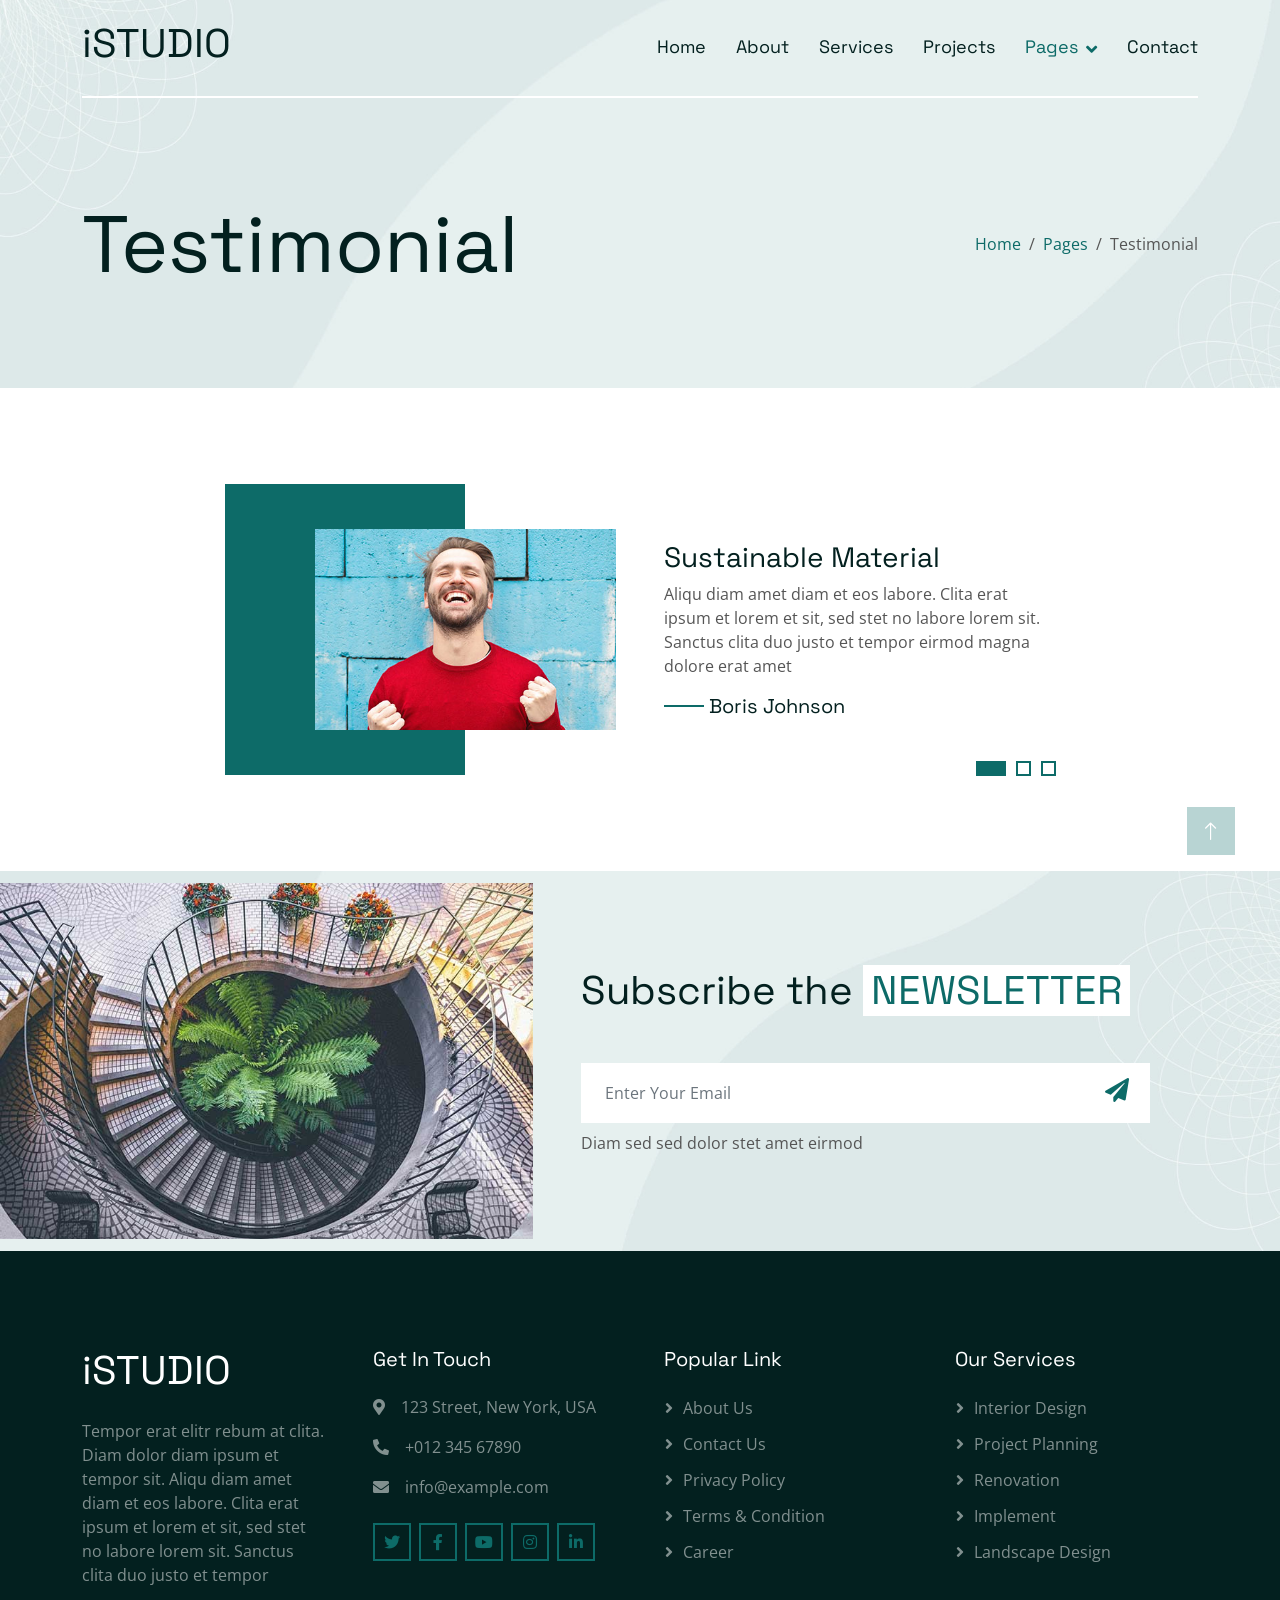
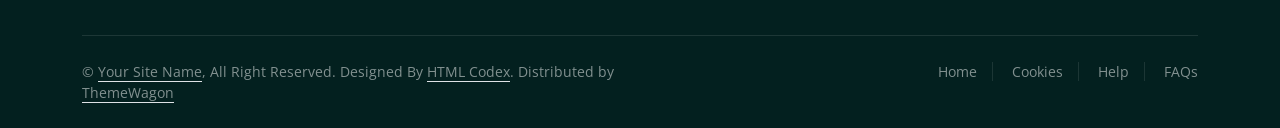
<file: testimonial.html>
<!DOCTYPE html>
<html lang="en">

<head>
    <meta charset="utf-8">
    <title>iSTUDIO - Interior Design Website Template Free</title>
    <meta content="width=device-width, initial-scale=1.0" name="viewport">
    <meta content="" name="keywords">
    <meta content="" name="description">

    <!-- Favicon -->
    <link href="img/favicon.ico" rel="icon">

    <!-- Google Web Fonts -->
    <link rel="preconnect" href="https://fonts.googleapis.com">
    <link rel="preconnect" href="https://fonts.gstatic.com" crossorigin>
    <link href="https://fonts.googleapis.com/css2?family=Open+Sans&family=Space+Grotesk&display=swap" rel="stylesheet">

    <!-- Icon Font Stylesheet -->
    <link href="https://cdnjs.cloudflare.com/ajax/libs/font-awesome/5.10.0/css/all.min.css" rel="stylesheet">
    <link href="https://cdn.jsdelivr.net/npm/bootstrap-icons@1.4.1/font/bootstrap-icons.css" rel="stylesheet">

    <!-- Libraries Stylesheet -->
    <link href="lib/animate/animate.min.css" rel="stylesheet">
    <link href="lib/owlcarousel/assets/owl.carousel.min.css" rel="stylesheet">

    <!-- Customized Bootstrap Stylesheet -->
    <link href="css/bootstrap.min.css" rel="stylesheet">

    <!-- Template Stylesheet -->
    <link href="css/style.css" rel="stylesheet">
</head>

<body>
    <!-- Spinner Start -->
    <div id="spinner"
        class="show bg-white position-fixed translate-middle w-100 vh-100 top-50 start-50 d-flex align-items-center justify-content-center">
        <div class="spinner-grow text-primary" style="width: 3rem; height: 3rem;" role="status">
            <span class="sr-only">Loading...</span>
        </div>
    </div>
    <!-- Spinner End -->


    <!-- Navbar Start -->
    <div class="container-fluid sticky-top">
        <div class="container">
            <nav class="navbar navbar-expand-lg navbar-light border-bottom border-2 border-white">
                <a href="index.html" class="navbar-brand">
                    <h1>iSTUDIO</h1>
                </a>
                <button type="button" class="navbar-toggler ms-auto me-0" data-bs-toggle="collapse"
                    data-bs-target="#navbarCollapse">
                    <span class="navbar-toggler-icon"></span>
                </button>
                <div class="collapse navbar-collapse" id="navbarCollapse">
                    <div class="navbar-nav ms-auto">
                        <a href="index.html" class="nav-item nav-link">Home</a>
                        <a href="about.html" class="nav-item nav-link">About</a>
                        <a href="service.html" class="nav-item nav-link">Services</a>
                        <a href="project.html" class="nav-item nav-link">Projects</a>
                        <div class="nav-item dropdown">
                            <a href="#!" class="nav-link dropdown-toggle active" data-bs-toggle="dropdown">Pages</a>
                            <div class="dropdown-menu bg-light mt-2">
                                <a href="feature.html" class="dropdown-item">Features</a>
                                <a href="team.html" class="dropdown-item">Our Team</a>
                                <a href="testimonial.html" class="dropdown-item active">Testimonial</a>
                                <a href="404.html" class="dropdown-item">404 Page</a>
                            </div>
                        </div>
                        <a href="contact.html" class="nav-item nav-link">Contact</a>
                    </div>
                </div>
            </nav>
        </div>
    </div>
    <!-- Navbar End -->


    <!-- Hero Start -->
    <div class="container-fluid pb-5 bg-primary hero-header">
        <div class="container py-5">
            <div class="row g-3 align-items-center">
                <div class="col-lg-6 text-center text-lg-start">
                    <h1 class="display-1 mb-0 animated slideInLeft">Testimonial</h1>
                </div>
                <div class="col-lg-6 animated slideInRight">
                    <nav aria-label="breadcrumb">
                        <ol class="breadcrumb justify-content-center justify-content-lg-end mb-0">
                            <li class="breadcrumb-item"><a class="text-primary" href="#!">Home</a></li>
                            <li class="breadcrumb-item"><a class="text-primary" href="#!">Pages</a></li>
                            <li class="breadcrumb-item text-secondary active" aria-current="page">Testimonial</li>
                        </ol>
                    </nav>
                </div>
            </div>
        </div>
    </div>
    <!-- Hero End -->


    <!-- Testimonial Start -->
    <div class="container-xxl py-5">
        <div class="container py-5">
            <div class="row justify-content-center">
                <div class="col-md-12 col-lg-9">
                    <div class="owl-carousel testimonial-carousel wow fadeIn" data-wow-delay="0.2s">
                        <div class="testimonial-item">
                            <div class="row g-5 align-items-center">
                                <div class="col-md-6">
                                    <div class="testimonial-img">
                                        <img class="img-fluid" src="img/testimonial-1.jpg" alt="">
                                    </div>
                                </div>
                                <div class="col-md-6">
                                    <div class="testimonial-text pb-5 pb-md-0">
                                        <h3>Sustainable Material</h3>
                                        <p>Aliqu diam amet diam et eos labore. Clita erat ipsum et lorem et sit, sed
                                            stet no labore lorem sit. Sanctus clita duo justo et tempor eirmod magna
                                            dolore erat
                                            amet</p>
                                        <h5 class="mb-0">Boris Johnson</h5>
                                    </div>
                                </div>
                            </div>
                        </div>
                        <div class="testimonial-item">
                            <div class="row g-5 align-items-center">
                                <div class="col-md-6">
                                    <div class="testimonial-img">
                                        <img class="img-fluid" src="img/testimonial-2.jpg" alt="">
                                    </div>
                                </div>
                                <div class="col-md-6">
                                    <div class="testimonial-text pb-5 pb-md-0">
                                        <h3>Customer Satisfaction</h3>
                                        <p>Clita erat ipsum et lorem et sit, sed
                                            stet no labore lorem sit. Sanctus clita duo justo et tempor eirmod magna
                                            dolore erat
                                            amet</p>
                                        <h5 class="mb-0">Alexander Bell</h5>
                                    </div>
                                </div>
                            </div>
                        </div>
                        <div class="testimonial-item">
                            <div class="row g-5 align-items-center">
                                <div class="col-md-6">
                                    <div class="testimonial-img">
                                        <img class="img-fluid" src="img/testimonial-3.jpg" alt="">
                                    </div>
                                </div>
                                <div class="col-md-6">
                                    <div class="testimonial-text pb-5 pb-md-0">
                                        <h3>Budget Friendly</h3>
                                        <p>Diam amet diam et eos labore. Clita erat ipsum et lorem et sit, sed
                                            stet no labore lorem sit. Sanctus clita duo justo et tempor eirmod magna
                                            dolore erat
                                            amet</p>
                                        <h5 class="mb-0">Bradley Gordon</h5>
                                    </div>
                                </div>
                            </div>
                        </div>
                    </div>
                </div>
            </div>
        </div>
    </div>
    <!-- Testimonial End -->


    <!-- Newsletter Start -->
    <div class="container-fluid bg-primary newsletter p-0">
        <div class="container p-0">
            <div class="row g-0 align-items-center">
                <div class="col-md-5 ps-lg-0 text-start wow fadeIn" data-wow-delay="0.2s">
                    <img class="img-fluid w-100" src="img/newsletter.jpg" alt="">
                </div>
                <div class="col-md-7 py-5 newsletter-text wow fadeIn" data-wow-delay="0.5s">
                    <div class="p-5">
                        <h1 class="mb-5">Subscribe the <span
                                class="text-uppercase text-primary bg-white px-2">Newsletter</span></h1>
                        <div class="position-relative w-100 mb-2">
                            <input class="form-control border-0 w-100 ps-4 pe-5" type="text"
                                placeholder="Enter Your Email" style="height: 60px;">
                            <button type="button" class="btn shadow-none position-absolute top-0 end-0 mt-2 me-2"><i
                                    class="fa fa-paper-plane text-primary fs-4"></i></button>
                        </div>
                        <p class="mb-0">Diam sed sed dolor stet amet eirmod</p>
                    </div>
                </div>
            </div>
        </div>
    </div>
    <!-- Newsletter End -->


    <!-- Footer Start -->
    <div class="container-fluid bg-dark text-white-50 footer pt-5">
        <div class="container py-5">
            <div class="row g-5">
                <div class="col-md-6 col-lg-3 wow fadeIn" data-wow-delay="0.1s">
                    <a href="index.html" class="d-inline-block mb-3">
                        <h1 class="text-white">iSTUDIO</h1>
                    </a>
                    <p class="mb-0">Tempor erat elitr rebum at clita. Diam dolor diam ipsum et tempor sit. Aliqu diam
                        amet diam et eos labore. Clita erat ipsum et lorem et sit, sed stet no labore lorem sit. Sanctus
                        clita duo justo et tempor</p>
                </div>
                <div class="col-md-6 col-lg-3 wow fadeIn" data-wow-delay="0.3s">
                    <h5 class="text-white mb-4">Get In Touch</h5>
                    <p><i class="fa fa-map-marker-alt me-3"></i>123 Street, New York, USA</p>
                    <p><i class="fa fa-phone-alt me-3"></i>+012 345 67890</p>
                    <p><i class="fa fa-envelope me-3"></i>info@example.com</p>
                    <div class="d-flex pt-2">
                        <a class="btn btn-outline-primary btn-square border-2 me-2" href="#!"><i
                                class="fab fa-twitter"></i></a>
                        <a class="btn btn-outline-primary btn-square border-2 me-2" href="#!"><i
                                class="fab fa-facebook-f"></i></a>
                        <a class="btn btn-outline-primary btn-square border-2 me-2" href="#!"><i
                                class="fab fa-youtube"></i></a>
                        <a class="btn btn-outline-primary btn-square border-2 me-2" href="#!"><i
                                class="fab fa-instagram"></i></a>
                        <a class="btn btn-outline-primary btn-square border-2 me-2" href="#!"><i
                                class="fab fa-linkedin-in"></i></a>
                    </div>
                </div>
                <div class="col-md-6 col-lg-3 wow fadeIn" data-wow-delay="0.5s">
                    <h5 class="text-white mb-4">Popular Link</h5>
                    <a class="btn btn-link" href="#!">About Us</a>
                    <a class="btn btn-link" href="#!">Contact Us</a>
                    <a class="btn btn-link" href="#!">Privacy Policy</a>
                    <a class="btn btn-link" href="#!">Terms & Condition</a>
                    <a class="btn btn-link" href="#!">Career</a>
                </div>
                <div class="col-md-6 col-lg-3 wow fadeIn" data-wow-delay="0.7s">
                    <h5 class="text-white mb-4">Our Services</h5>
                    <a class="btn btn-link" href="#!">Interior Design</a>
                    <a class="btn btn-link" href="#!">Project Planning</a>
                    <a class="btn btn-link" href="#!">Renovation</a>
                    <a class="btn btn-link" href="#!">Implement</a>
                    <a class="btn btn-link" href="#!">Landscape Design</a>
                </div>
            </div>
        </div>
        <div class="container wow fadeIn" data-wow-delay="0.1s">
            <div class="copyright">
                <div class="row">
                    <div class="col-md-6 text-center text-md-start mb-3 mb-md-0">
                        &copy; <a class="border-bottom" href="#!">Your Site Name</a>, All Right Reserved.

                        <!--/*** This template is free as long as you keep the below author’s credit link/attribution link/backlink. ***/-->
                        <!--/*** If you'd like to use the template without the below author’s credit link/attribution link/backlink, ***/-->
                        <!--/*** you can purchase the Credit Removal License from "https://htmlcodex.com/credit-removal". ***/-->
                        Designed By <a class="border-bottom" href="https://htmlcodex.com">HTML Codex</a>. Distributed by
                        <a class="border-bottom" href="https://themewagon.com" target="_blank">ThemeWagon</a>
                    </div>
                    <div class="col-md-6 text-center text-md-end">
                        <div class="footer-menu">
                            <a href="#!">Home</a>
                            <a href="#!">Cookies</a>
                            <a href="#!">Help</a>
                            <a href="#!">FAQs</a>
                        </div>
                    </div>
                </div>
            </div>
        </div>
    </div>
    <!-- Footer End -->


    <!-- Back to Top -->
    <a href="#!" class="btn btn-lg btn-primary btn-lg-square back-to-top"><i class="bi bi-arrow-up"></i></a>


    <!-- JavaScript Libraries -->
    <script src="https://ajax.googleapis.com/ajax/libs/jquery/3.6.1/jquery.min.js"></script>
    <script src="https://cdn.jsdelivr.net/npm/bootstrap@5.0.0/dist/js/bootstrap.bundle.min.js"></script>
    <script src="lib/wow/wow.min.js"></script>
    <script src="lib/easing/easing.min.js"></script>
    <script src="lib/waypoints/waypoints.min.js"></script>
    <script src="lib/owlcarousel/owl.carousel.min.js"></script>

    <!-- Template Javascript -->
    <script src="js/main.js"></script>
</body>

</html>
</file>
<file: css/style.css>
/********** Template CSS **********/

/*** Spinner ***/
#spinner {
    opacity: 0;
    visibility: hidden;
    transition: opacity .5s ease-out, visibility 0s linear .5s;
    z-index: 99999;
}

#spinner.show {
    transition: opacity .5s ease-out, visibility 0s linear 0s;
    visibility: visible;
    opacity: 1;
}

.back-to-top {
    position: fixed;
    display: none;
    right: 45px;
    bottom: 45px;
    z-index: 99;
}

/*** Button ***/
.btn {
    transition: .5s;
}

.btn-square {
    width: 38px;
    height: 38px;
}

.btn-sm-square {
    width: 32px;
    height: 32px;
}

.btn-lg-square {
    width: 48px;
    height: 48px;
}

.btn-square,
.btn-sm-square,
.btn-lg-square {
    padding: 0;
    display: flex;
    align-items: center;
    justify-content: center;
    font-weight: normal;
}


/*** Navbar ***/
.sticky-top {
    top: -150px;
    transition: .5s;
}

.navbar {
    padding: 15px 0;
    font-family: "Space Grotesk", sans-serif;
    font-size: 18px;
}

.navbar .navbar-nav .nav-link {
    margin-left: 30px;
    padding: 0;
    outline: none;
    color: var(--bs-dark);
}

.navbar .navbar-nav .nav-link:hover,
.navbar .navbar-nav .nav-link.active {
    color: var(--bs-primary)
}

.navbar .dropdown-toggle::after {
    border: none;
    content: "\f107";
    font-family: "Font Awesome 5 Free";
    font-weight: 900;
    vertical-align: middle;
    margin-left: 8px;
}

.navbar .dropdown-menu .dropdown-item:hover,
.navbar .dropdown-menu .dropdown-item.active {
    color: var(--bs-white);
    background: var(--bs-primary);
}

@media (max-width: 991.98px) {
    .navbar .navbar-nav .nav-link  {
        margin-left: 0;
        padding: 10px 0;
    }
}

@media (min-width: 992px) {
    .navbar .nav-item .dropdown-menu {
        display: block;
        border: none;
        margin-top: 0;
        top: 150%;
        opacity: 0;
        visibility: hidden;
        transition: .5s;
    }

    .navbar .nav-item:hover .dropdown-menu {
        top: 100%;
        visibility: visible;
        transition: .5s;
        opacity: 1;
    }
}


/*** Hero Header ***/
.hero-header {
    margin-top: -100px;
    padding-top: 150px;
    background: url(../img/hero-bg.jpg) top center no-repeat;
    background-size: cover;
}

.hero-header .breadcrumb-item+.breadcrumb-item::before {
    color: var(--light);
}

.header-carousel {
    position: relative;
    padding: 45px 90px 45px 0;
}

.header-carousel::before {
    position: absolute;
    content: "";
    top: 0;
    right: 0;
    width: calc(50% + 45px);
    height: 100%;
    background: var(--bs-primary);
    z-index: -1;
}

.header-carousel .owl-dots {
    position: absolute;
    top: 50%;
    right: 38px;
    transform: translateY(-50%);
    display: flex;
    flex-direction: column;
    align-items: center;
    justify-content: center;
}

.header-carousel .owl-dot {
    position: relative;
    display: inline-block;
    margin: 5px 0;
    width: 15px;
    height: 15px;
    border: 2px solid var(--bs-white);
    transition: .5s;
}

.header-carousel .owl-dot.active {
    height: 30px;
    background: var(--bs-white);
}


/*** About ***/
.about-img {
    position: relative;
    overflow: hidden;
}

.about-img::after {
    position: absolute;
    content: "";
    width: 100%;
    height: 100%;
    top: 0;
    left: 0;
    background: url(../img/bg-about-img.png) top left no-repeat;
    background-size: contain;
}


/*** Project ***/
.project-item img {
    transition: .5s;
}
  
.project-item:hover img {
    transform: scale(1.2);
}
  
.project-overlay {
    position: absolute;
    padding: 25px;
    width: 100%;
    height: 100%;
    top: 0;
    left: 0;
    display: flex;
    flex-direction: column;
    align-items: flex-start;
    justify-content: flex-end;
    background: linear-gradient(rgba(255, 255, 255, .1) 50%, var(--bs-dark));
    z-index: 1;
}


/*** Service ***/
.service-item {
    position: relative;
    padding: 30px 25px;
    transition: .5s;
}

.service-item.bg-primary:hover {
    background: var(--bs-light) !important;
}

.service-item.bg-primary p {
    color: var(--bs-light);
    transition: .5s;
}

.service-item.bg-primary:hover p {
    color: var(--bs-secondary);
}

.service-item.bg-light:hover {
    background: var(--bs-primary) !important;
}

.service-item.bg-light p {
    color: var(--bs-secondary);
    transition: .5s;
}

.service-item.bg-light:hover p {
    color: var(--bs-light);
}


.service-item .service-img h3 {
    position: absolute;
    top: 0;
    left: 0;
    padding: 0 12px 7px 0;
}

.service-item.bg-primary .service-img h3 {
    background: var(--bs-primary);
    color: var(--bs-white);
    transition: .5s;
}

.service-item.bg-primary:hover .service-img h3 {
    background: var(--bs-light);
    color: var(--bs-dark);
}

.service-item.bg-light .service-img h3 {
    background: var(--bs-light);
    color: var(--bs-dark);
    transition: .5s;
}

.service-item.bg-light:hover .service-img h3 {
    background: var(--bs-primary);
    color: var(--bs-white);
}


/*** Our Team ***/
.team-item img {
    transition: .5s;
}
  
.team-item:hover img {
    transform: scale(1.2);
}
  
.team-overlay {
    position: absolute;
    padding: 30px;
    width: 100%;
    height: 100%;
    top: 0;
    left: 0;
    display: flex;
    flex-direction: column;
    align-items: flex-start;
    justify-content: flex-end;
    background: linear-gradient(rgba(255, 255, 255, .1) 50%, var(--bs-dark));
    z-index: 1;
}

.team-overlay small {
    display: inline-block;
    padding: 3px 15px;
    color: var(--bs-white);
    background: var(--bs-primary);
}


/*** Testimonial ***/
.testimonial-img {
    position: relative;
    padding: 45px 0 45px 90px;
}

.testimonial-img::before {
    position: absolute;
    content: "";
    top: 0;
    left: 0;
    width: calc(50% + 45px);
    height: 100%;
    background: var(--bs-primary);
    z-index: -1;
}

.testimonial-text h5 {
    position: relative;
    padding-left: 45px;
}

.testimonial-text h5::before {
    position: absolute;
    content: "";
    top: 50%;
    left: 0;
    transform: translateY(-50%);
    width: 40px;
    height: 2px;
    background: var(--bs-primary);
}

.testimonial-carousel .owl-dots {
    position: absolute;
    height: 17px;
    bottom: 0;
    right: 0;
    left: auto;
}

.testimonial-carousel .owl-dot {
    position: relative;
    display: inline-block;
    margin-left: 10px;
    width: 15px;
    height: 15px;
    background: var(--bs-white);
    border: 2px solid var(--bs-primary);
    transition: .5s;
}

.testimonial-carousel .owl-dot.active {
    width: 30px;
    background: var(--bs-primary);
}

@media (max-width: 768px) {
    .testimonial-carousel .owl-dots {
        left: 0;
        right: auto;
    }

    .testimonial-carousel .owl-dot {
        margin-right: 10px;
        margin-left: 0;
    }
}


/*** Newsletter ***/
.newsletter {
    background: url(../img/hero-bg.jpg) bottom right no-repeat;
    background-size: cover;
}

@media (min-width: 992px) {
    .newsletter .container {
        max-width: 100% !important;
    }

    .newsletter .newsletter-text  {
        padding-right: calc(((100% - 960px) / 2) + .75rem);
    }
}

@media (min-width: 1200px) {
    .newsletter .newsletter-text  {
        padding-right: calc(((100% - 1140px) / 2) + .75rem);
    }
}

@media (min-width: 1400px) {
    .newsletter .newsletter-text  {
        padding-right: calc(((100% - 1320px) / 2) + .75rem);
    }
}


/*** Footer ***/
.footer .btn.btn-link {
    display: block;
    margin-bottom: 10px;
    padding: 0;
    text-align: left;
    color: rgba(255,255,255,.5);
    font-weight: normal;
    transition: .3s;
}

.footer .btn.btn-link:hover {
    color: var(--bs-white);
    letter-spacing: 1px;
    box-shadow: none;
}

.footer .btn.btn-link::before {
    position: relative;
    content: "\f105";
    font-family: "Font Awesome 5 Free";
    font-weight: 900;
    margin-right: 10px;
}

.footer .copyright {
    padding: 25px 0;
    font-size: 14px;
    border-top: 1px solid rgba(256, 256, 256, .1);
}

.footer .copyright a {
    color: rgba(255,255,255,.5);
}

.footer .copyright a:hover {
    color: var(--bs-white);
}

.footer .footer-menu a {
    margin-right: 15px;
    padding-right: 15px;
    border-right: 1px solid rgba(255, 255, 255, .1);
}

.footer .footer-menu a:last-child {
    margin-right: 0;
    padding-right: 0;
    border-right: none;
}
</file>
